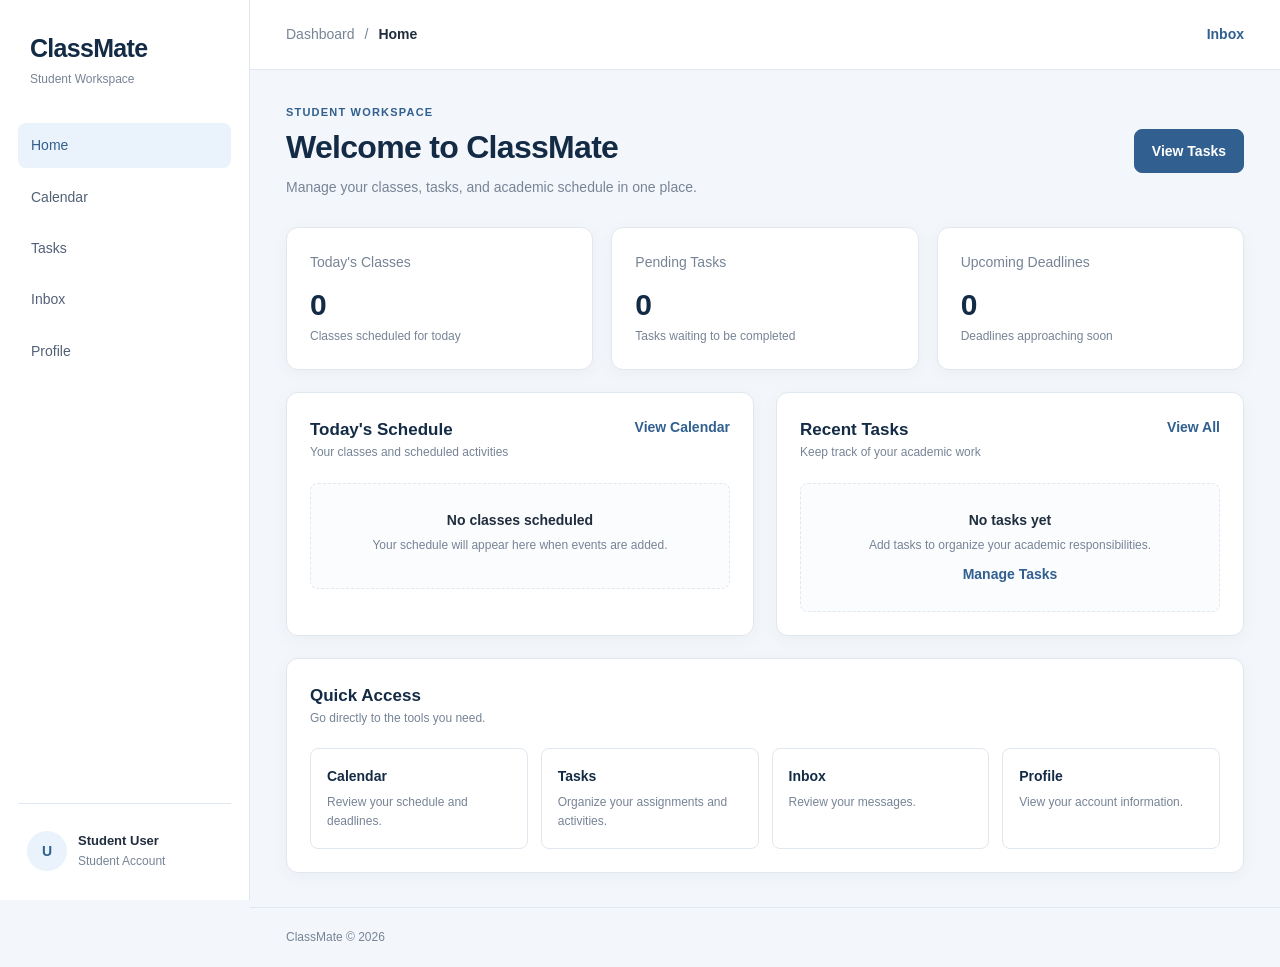
<file: pages/index.html>
<!DOCTYPE html>
<html lang="en">
<head>
    <meta charset="UTF-8">
    <meta name="viewport" content="width=device-width, initial-scale=1.0">
    <title>ClassMate | Home</title>
    <link rel="stylesheet" href="../css/style.css">
</head>
<body>
    <div class="dashboard-container">
        <aside class="sidebar">
            <div class="sidebar-header">
                <a href="index.html" class="brand">
                    ClassMate
                    <span>Student Workspace</span>
                </a>
            </div>

            <nav class="sidebar-nav" aria-label="Main Navigation">
                <a href="index.html" class="nav-link active">Home</a>
                <a href="calendar.html" class="nav-link">Calendar</a>
                <a href="tasks.html" class="nav-link">Tasks</a>
                <a href="inbox.html" class="nav-link">Inbox</a>
                <a href="profile.html" class="nav-link">Profile</a>
            </nav>

            <div class="sidebar-footer">
                <a href="profile.html" class="user-profile">
                    <div class="user-avatar">U</div>
                    <div class="user-details">
                        <strong>Student User</strong>
                        <small>Student Account</small>
                    </div>
                </a>
            </div>
        </aside>

        <main class="main-content">
            <header class="topbar">
                <div class="breadcrumb">
                    <span>Dashboard</span>
                    <span>/</span>
                    <strong>Home</strong>
                </div>
                <a href="inbox.html" class="topbar-link">Inbox</a>
            </header>

            <section class="dashboard-content">
                <div class="welcome-section">
                    <div>
                        <p class="section-label">STUDENT WORKSPACE</p>
                        <h1>Welcome to ClassMate</h1>
                        <p class="welcome-description">
                            Manage your classes, tasks, and academic schedule in one place.
                        </p>
                    </div>
                    <a href="tasks.html" class="primary-button">View Tasks</a>
                </div>

                <section class="summary-grid">
                    <article class="summary-card">
                        <span class="summary-label">Today's Classes</span>
                        <h2>0</h2>
                        <p>Classes scheduled for today</p>
                    </article>

                    <article class="summary-card">
                        <span class="summary-label">Pending Tasks</span>
                        <h2>0</h2>
                        <p>Tasks waiting to be completed</p>
                    </article>

                    <article class="summary-card">
                        <span class="summary-label">Upcoming Deadlines</span>
                        <h2>0</h2>
                        <p>Deadlines approaching soon</p>
                    </article>
                </section>

                <section class="content-grid">
                    <article class="content-card">
                        <div class="card-header">
                            <div>
                                <h2>Today's Schedule</h2>
                                <p>Your classes and scheduled activities</p>
                            </div>
                            <a href="calendar.html" class="text-link">View Calendar</a>
                        </div>

                        <div class="empty-state">
                            <h3>No classes scheduled</h3>
                            <p>Your schedule will appear here when events are added.</p>
                        </div>
                    </article>

                    <article class="content-card">
                        <div class="card-header">
                            <div>
                                <h2>Recent Tasks</h2>
                                <p>Keep track of your academic work</p>
                            </div>
                            <a href="tasks.html" class="text-link">View All</a>
                        </div>

                        <div class="empty-state">
                            <h3>No tasks yet</h3>
                            <p>Add tasks to organize your academic responsibilities.</p>
                            <a href="tasks.html" class="text-link">Manage Tasks</a>
                        </div>
                    </article>
                </section>

                <section class="content-card">
                    <div class="card-header">
                        <div>
                            <h2>Quick Access</h2>
                            <p>Go directly to the tools you need.</p>
                        </div>
                    </div>

                    <div class="quick-access-grid">
                        <a href="calendar.html" class="quick-access-item">
                            <strong>Calendar</strong>
                            <span>Review your schedule and deadlines.</span>
                        </a>

                        <a href="tasks.html" class="quick-access-item">
                            <strong>Tasks</strong>
                            <span>Organize your assignments and activities.</span>
                        </a>

                        <a href="inbox.html" class="quick-access-item">
                            <strong>Inbox</strong>
                            <span>Review your messages.</span>
                        </a>

                        <a href="profile.html" class="quick-access-item">
                            <strong>Profile</strong>
                            <span>View your account information.</span>
                        </a>
                    </div>
                </section>
            </section>

            <footer class="dashboard-footer">
                <p>ClassMate &copy; 2026</p>
            </footer>
        </main>
    </div>
</body>
</html>
</file>
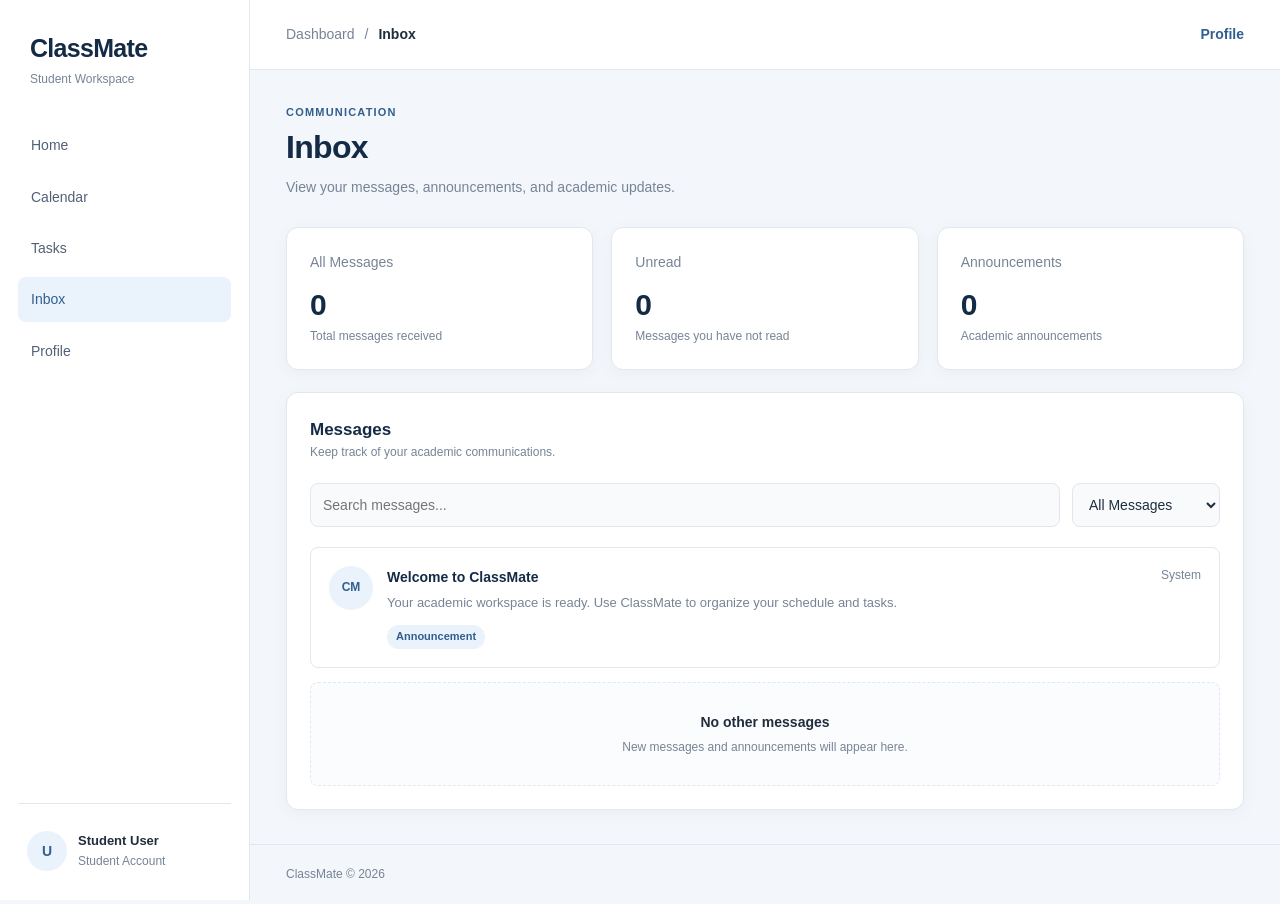
<file: pages/inbox.html>
<!DOCTYPE html>
<html lang="en">
<head>
    <meta charset="UTF-8">
    <meta name="viewport" content="width=device-width, initial-scale=1.0">
    <title>ClassMate | Inbox</title>
    <link rel="stylesheet" href="../css/inbox.css">
</head>
<body>
    <div class="dashboard-container">

        <!-- Sidebar -->
        <aside class="sidebar">
            <div class="sidebar-header">
                <a href="home.html" class="brand">
                    ClassMate
                    <span>Student Workspace</span>
                </a>
            </div>

            <nav class="sidebar-nav" aria-label="Main Navigation">
                <a href="index.html" class="nav-link">Home</a>
                <a href="calendar.html" class="nav-link">Calendar</a>
                <a href="tasks.html" class="nav-link">Tasks</a>
                <a href="inbox.html" class="nav-link active">Inbox</a>
                <a href="profile.html" class="nav-link">Profile</a>
            </nav>

            <div class="sidebar-footer">
                <a href="profile.html" class="user-profile">
                    <div class="user-avatar">U</div>
                    <div class="user-details">
                        <strong>Student User</strong>
                        <small>Student Account</small>
                    </div>
                </a>
            </div>
        </aside>

        <!-- Main Content -->
        <main class="main-content">
            <header class="topbar">
                <div class="breadcrumb">
                    <span>Dashboard</span>
                    <span>/</span>
                    <strong>Inbox</strong>
                </div>
                <a href="profile.html" class="topbar-link">Profile</a>
            </header>

            <section class="dashboard-content">

                <!-- Page Heading -->
                <div class="welcome-section">
                    <div>
                        <p class="section-label">COMMUNICATION</p>
                        <h1>Inbox</h1>
                        <p class="welcome-description">
                            View your messages, announcements, and academic updates.
                        </p>
                    </div>
                </div>

                <!-- Inbox Summary -->
                <section class="summary-grid">
                    <article class="summary-card">
                        <span class="summary-label">All Messages</span>
                        <h2>0</h2>
                        <p>Total messages received</p>
                    </article>

                    <article class="summary-card">
                        <span class="summary-label">Unread</span>
                        <h2>0</h2>
                        <p>Messages you have not read</p>
                    </article>

                    <article class="summary-card">
                        <span class="summary-label">Announcements</span>
                        <h2>0</h2>
                        <p>Academic announcements</p>
                    </article>
                </section>

                <!-- Inbox Content -->
                <section class="content-card">
                    <div class="card-header">
                        <div>
                            <h2>Messages</h2>
                            <p>Keep track of your academic communications.</p>
                        </div>
                    </div>

                    <div class="inbox-toolbar">
                        <input
                            type="search"
                            name="message-search"
                            placeholder="Search messages..."
                            aria-label="Search messages"
                        >

                        <select name="message-filter" aria-label="Filter messages">
                            <option value="all">All Messages</option>
                            <option value="unread">Unread</option>
                            <option value="read">Read</option>
                            <option value="announcement">Announcements</option>
                        </select>
                    </div>

                    <div class="message-list">
                        <article class="message-item">
                            <div class="message-avatar">CM</div>
                            <div class="message-content">
                                <div class="message-heading">
                                    <h3>Welcome to ClassMate</h3>
                                    <span class="message-date">System</span>
                                </div>
                                <p>
                                    Your academic workspace is ready. Use ClassMate
                                    to organize your schedule and tasks.
                                </p>
                                <span class="message-category">Announcement</span>
                            </div>
                        </article>

                        <div class="empty-state">
                            <h3>No other messages</h3>
                            <p>
                                New messages and announcements will appear here.
                            </p>
                        </div>
                    </div>
                </section>

            </section>

            <footer class="dashboard-footer">
                <p>ClassMate &copy; 2026</p>
            </footer>
        </main>
    </div>
</body>
</html>
</file>
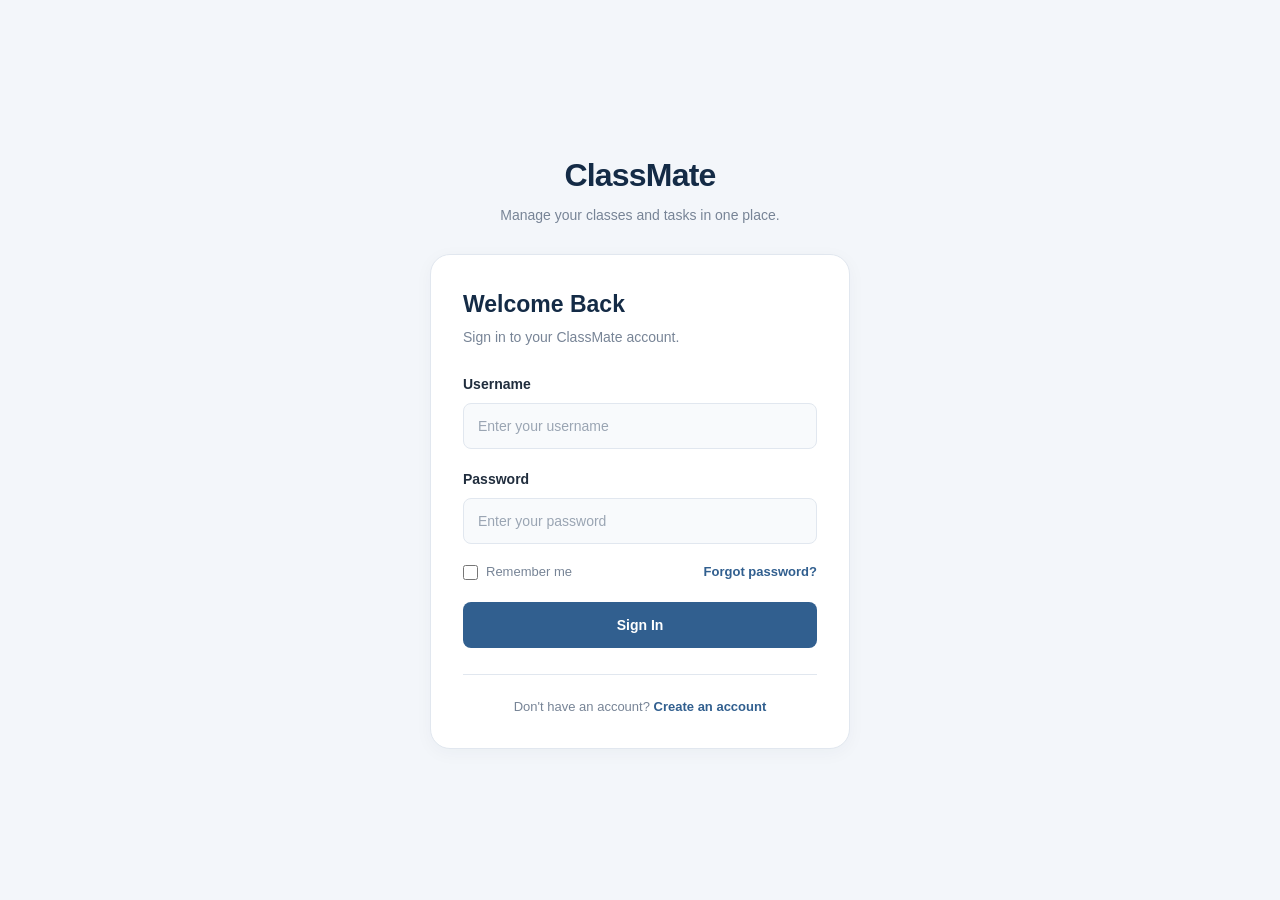
<file: pages/login.html>
<!DOCTYPE html>
<html lang="en">
<head>
    <meta charset="UTF-8">
    <meta name="viewport" content="width=device-width, initial-scale=1.0">

    <title>Sign in | ClassMate</title>
    <link rel="stylesheet" href="../css/login.css">
</head>
<body>

    <!-- Login page -->
    <main class="page">

        <section class="login-container">

            <!-- Brand section -->
            <header class="brand-section">
                <h1>ClassMate</h1>
                <p>Manage your classes and tasks in one place.</p>
            </header>

            <!-- Login form card -->
            <section class="login-card">

                <header class="login-header">
                    <h2>Welcome Back</h2>
                    <p>Sign in to your ClassMate account.</p>
                </header>

                <form id="login-form" action="#" method="post">

                    <!-- Username -->
                    <div class="form-group">
                        <label for="username">Username</label>
                        <input
                            type="text"
                            id="username"
                            name="username"
                            placeholder="Enter your username"
                            autocomplete="username"
                            required
                        >
                    </div>

                    <!-- Password -->
                    <div class="form-group">
                        <label for="password">Password</label>
                        <input
                            type="password"
                            id="password"
                            name="password"
                            placeholder="Enter your password"
                            autocomplete="current-password"
                            required
                        >
                    </div>

                    <!-- Remember me and forgot password -->
                    <div class="form-options">
                        <label class="remember-me">
                            <input
                                type="checkbox"
                                id="remember-me"
                                name="remember-me"
                            >
                            <span>Remember me</span>
                        </label>

                        <a href="forgot-password.html" class="forgot-password">
                            Forgot password?
                        </a>
                    </div>

                    <!-- Submit button -->
                    <button type="submit" class="login-button">
                        Sign In
                    </button>

                </form>

                <!-- Registration link -->
                <p class="register-text">
                    Don't have an account?
                    <a href="register.html">Create an account</a>
                </p>

            </section>

        </section>

    </main>

</body>
</html>
</file>
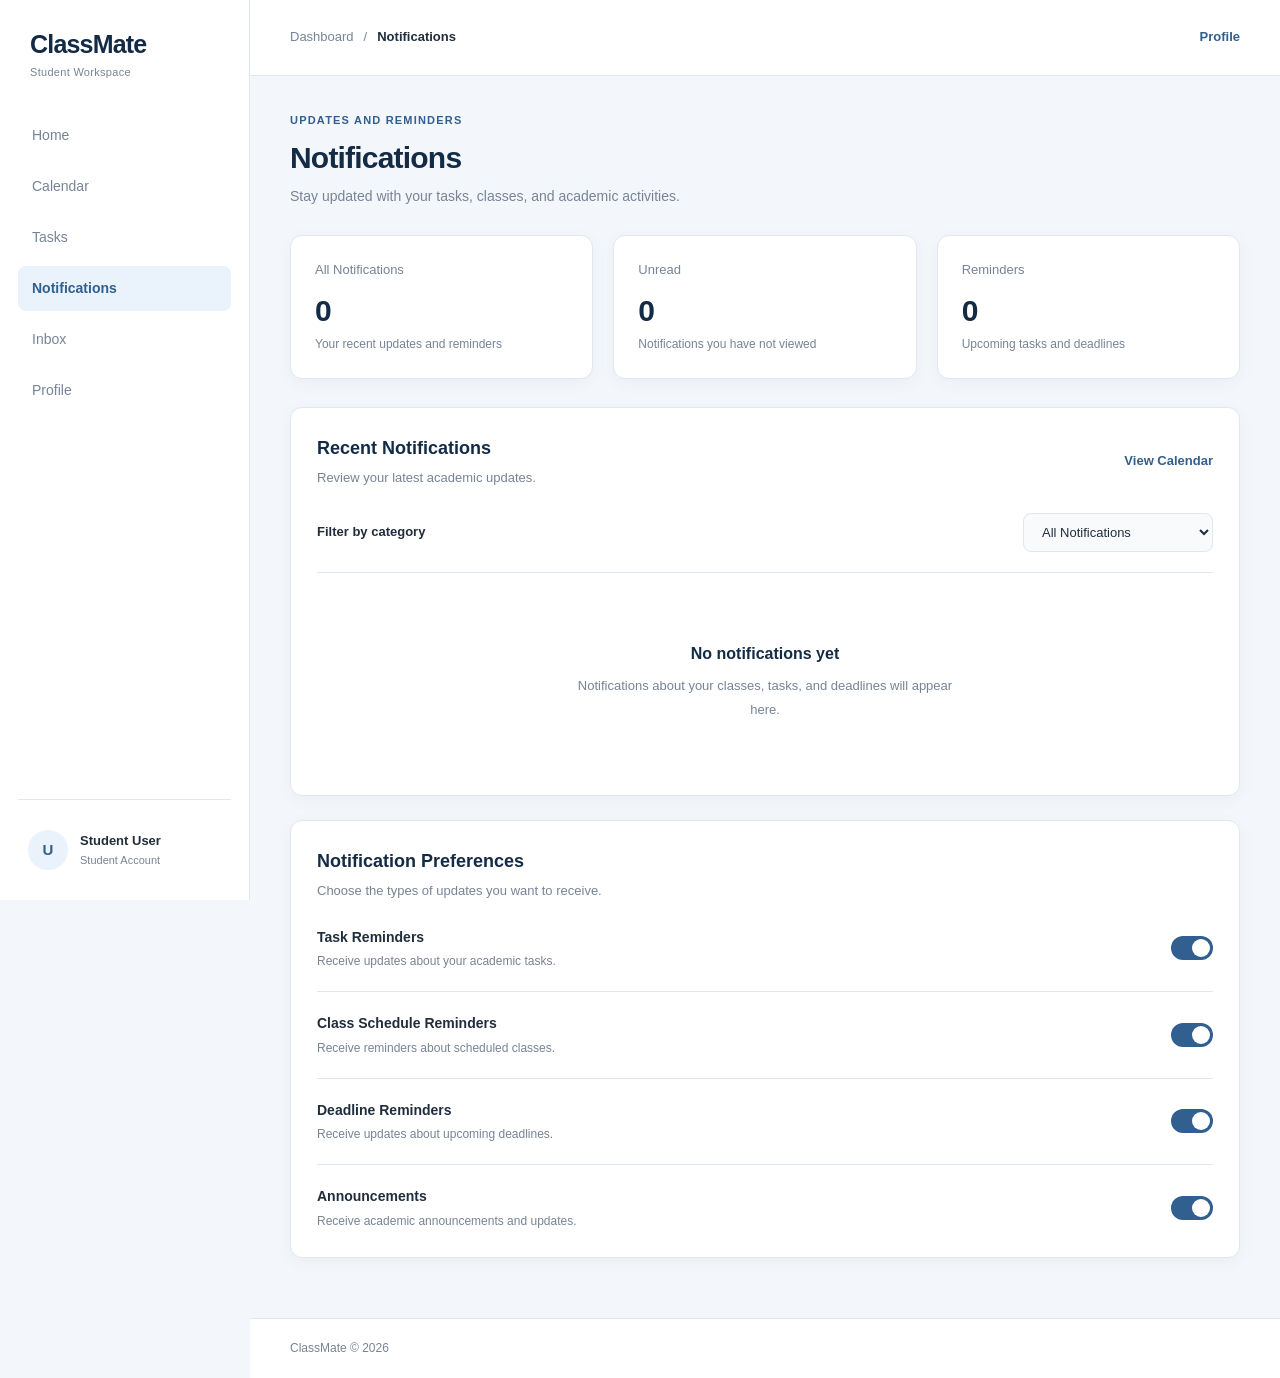
<file: pages/notification.html>
<!DOCTYPE html>
<html lang="en">
<head>
    <meta charset="UTF-8">
    <meta name="viewport" content="width=device-width, initial-scale=1.0">
    <title>ClassMate | Notifications</title>
    <link rel="stylesheet" href="../css/notification.css">
</head>
<body>
    <div class="dashboard-container">

        <!-- Sidebar -->
        <aside class="sidebar">
            <div class="sidebar-header">
                <a href="home.html" class="brand">
                    ClassMate
                    <span>Student Workspace</span>
                </a>
            </div>

            <nav class="sidebar-nav" aria-label="Main Navigation">
                <a href="index.html" class="nav-link">Home</a>
                <a href="calendar.html" class="nav-link">Calendar</a>
                <a href="tasks.html" class="nav-link">Tasks</a>
                <a href="notification.html" class="nav-link active" aria-current="page">Notifications</a>
                <a href="inbox.html" class="nav-link">Inbox</a>
                <a href="profile.html" class="nav-link">Profile</a>
            </nav>

            <div class="sidebar-footer">
                <a href="profile.html" class="user-profile">
                    <div class="user-avatar">U</div>
                    <div class="user-details">
                        <strong>Student User</strong>
                        <small>Student Account</small>
                    </div>
                </a>
            </div>
        </aside>

        <!-- Main Content -->
        <main class="main-content">

            <!-- Top Navigation -->
            <header class="topbar">
                <div class="breadcrumb">
                    <span>Dashboard</span>
                    <span>/</span>
                    <strong>Notifications</strong>
                </div>

                <a href="profile.html" class="topbar-link">Profile</a>
            </header>

            <!-- Notification Content -->
            <section class="dashboard-content">

                <!-- Page Heading -->
                <div class="welcome-section">
                    <div>
                        <p class="section-label">UPDATES AND REMINDERS</p>
                        <h1>Notifications</h1>
                        <p class="welcome-description">
                            Stay updated with your tasks, classes, and academic activities.
                        </p>
                    </div>
                </div>

                <!-- Notification Summary -->
                <section class="summary-grid">
                    <article class="summary-card">
                        <span class="summary-label">All Notifications</span>
                        <h2>0</h2>
                        <p>Your recent updates and reminders</p>
                    </article>

                    <article class="summary-card">
                        <span class="summary-label">Unread</span>
                        <h2>0</h2>
                        <p>Notifications you have not viewed</p>
                    </article>

                    <article class="summary-card">
                        <span class="summary-label">Reminders</span>
                        <h2>0</h2>
                        <p>Upcoming tasks and deadlines</p>
                    </article>
                </section>

                <!-- Notification List -->
                <section class="content-card">
                    <div class="card-header">
                        <div>
                            <h2>Recent Notifications</h2>
                            <p>Review your latest academic updates.</p>
                        </div>

                        <a href="calendar.html" class="text-link">
                            View Calendar
                        </a>
                    </div>

                    <!-- Notification Filters -->
                    <div class="notification-toolbar">
                        <label for="notification-filter">Filter by category</label>

                        <select id="notification-filter" name="notification-filter">
                            <option value="all">All Notifications</option>
                            <option value="task">Tasks</option>
                            <option value="class">Classes</option>
                            <option value="deadline">Deadlines</option>
                            <option value="announcement">Announcements</option>
                        </select>
                    </div>

                    <!-- Empty Notification State -->
                    <div class="notification-list">

                        <div class="empty-state">
                            <h3>No notifications yet</h3>
                            <p>
                                Notifications about your classes, tasks, and deadlines
                                will appear here.
                            </p>
                        </div>

                    </div>
                </section>

                <!-- Notification Preferences -->
                <section class="content-card">
                    <div class="card-header">
                        <div>
                            <h2>Notification Preferences</h2>
                            <p>Choose the types of updates you want to receive.</p>
                        </div>
                    </div>

                    <div class="preference-list">

                        <div class="preference-item">
                            <div class="preference-details">
                                <h3>Task Reminders</h3>
                                <p>Receive updates about your academic tasks.</p>
                            </div>

                            <label class="toggle-switch">
                                <input
                                    type="checkbox"
                                    name="task-reminders"
                                    checked
                                >
                                <span class="toggle-slider"></span>
                            </label>
                        </div>

                        <div class="preference-item">
                            <div class="preference-details">
                                <h3>Class Schedule Reminders</h3>
                                <p>Receive reminders about scheduled classes.</p>
                            </div>

                            <label class="toggle-switch">
                                <input
                                    type="checkbox"
                                    name="class-reminders"
                                    checked
                                >
                                <span class="toggle-slider"></span>
                            </label>
                        </div>

                        <div class="preference-item">
                            <div class="preference-details">
                                <h3>Deadline Reminders</h3>
                                <p>Receive updates about upcoming deadlines.</p>
                            </div>

                            <label class="toggle-switch">
                                <input
                                    type="checkbox"
                                    name="deadline-reminders"
                                    checked
                                >
                                <span class="toggle-slider"></span>
                            </label>
                        </div>

                        <div class="preference-item">
                            <div class="preference-details">
                                <h3>Announcements</h3>
                                <p>Receive academic announcements and updates.</p>
                            </div>

                            <label class="toggle-switch">
                                <input
                                    type="checkbox"
                                    name="announcements"
                                    checked
                                >
                                <span class="toggle-slider"></span>
                            </label>
                        </div>

                    </div>
                </section>

            </section>

            <!-- Footer -->
            <footer class="dashboard-footer">
                <p>ClassMate &copy; 2026</p>
            </footer>

        </main>
    </div>
</body>
</html>
</file>
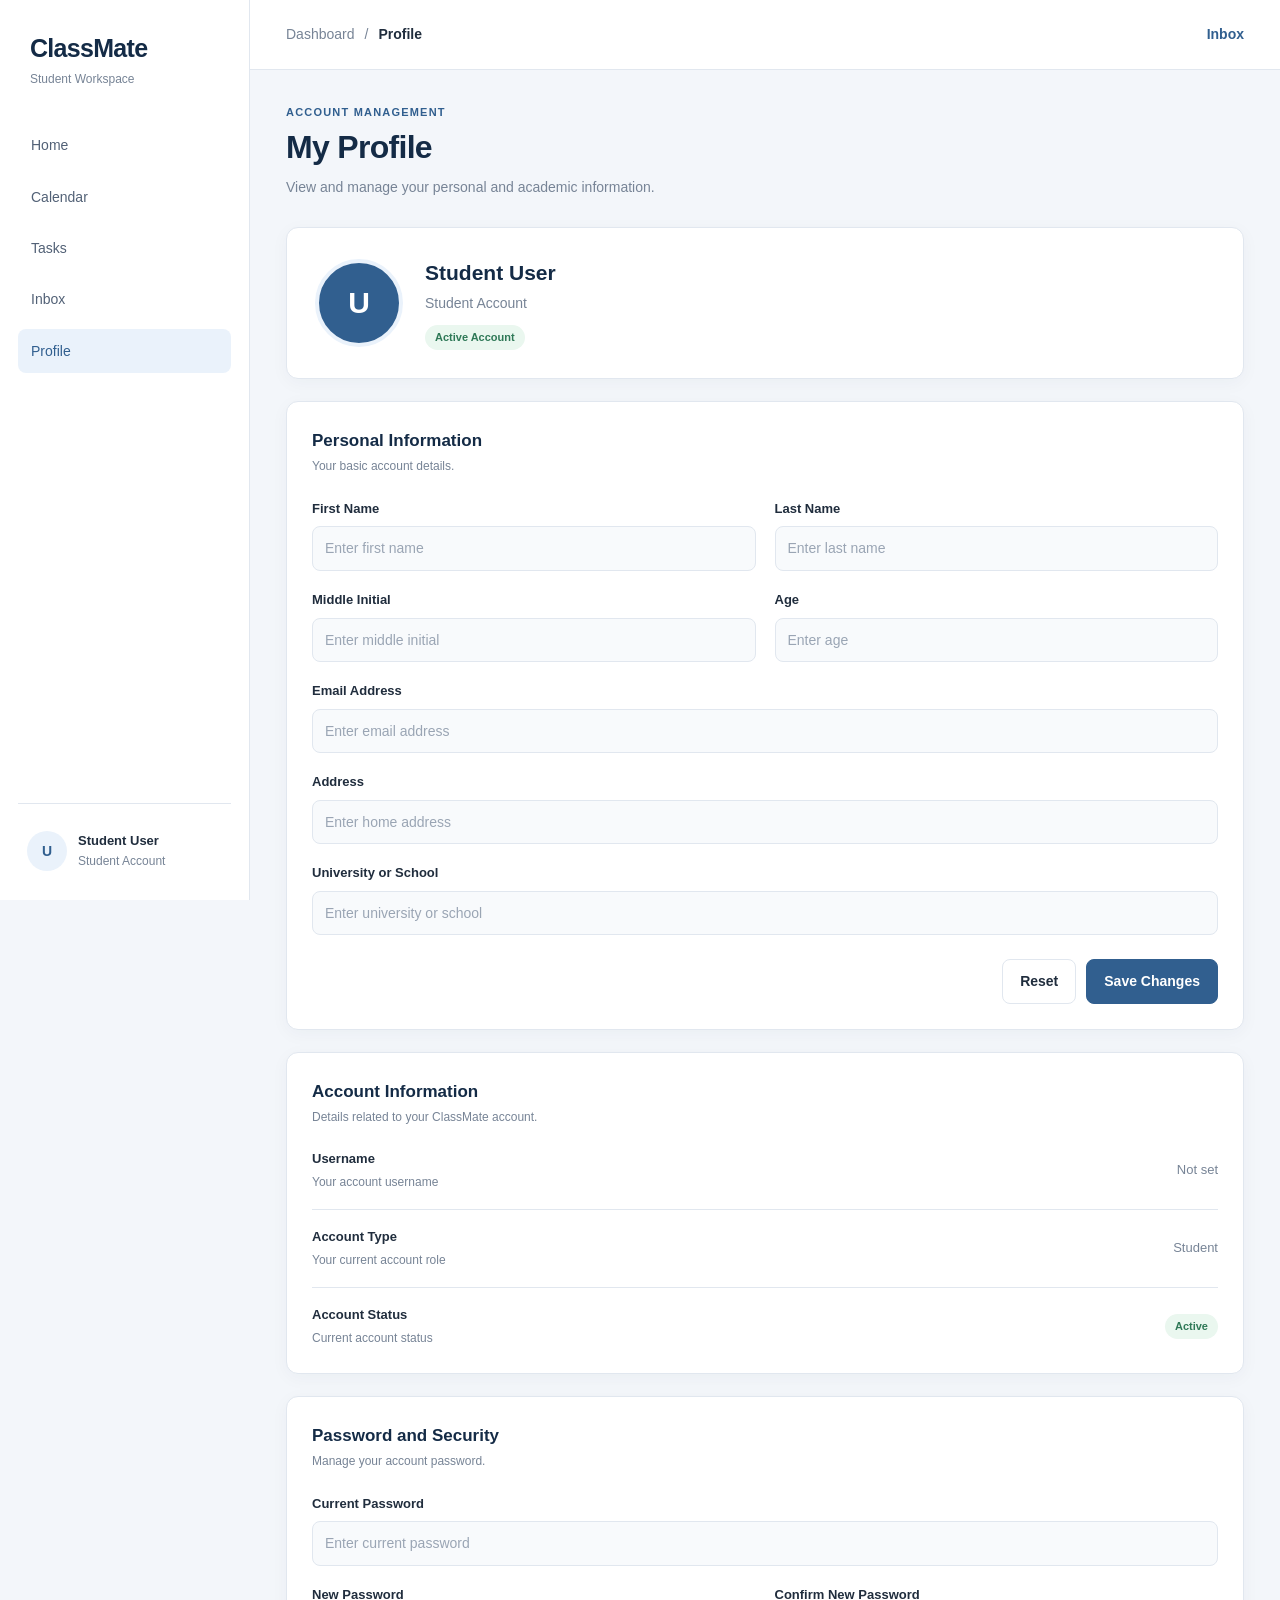
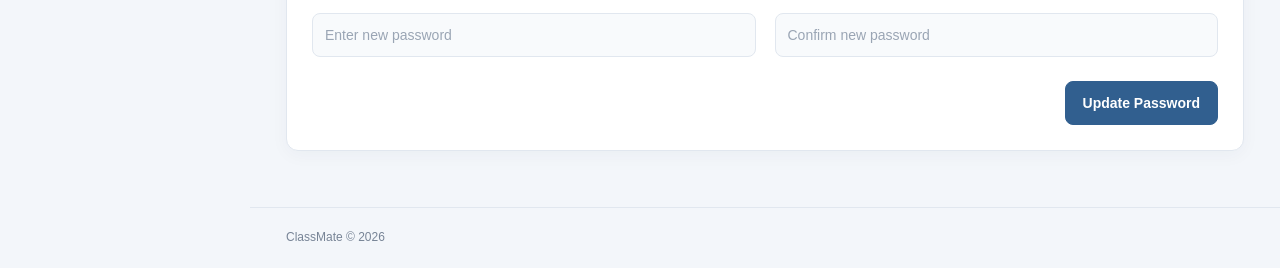
<file: pages/profile.html>
<!DOCTYPE html>
<html lang="en">
<head>
    <meta charset="UTF-8">
    <meta name="viewport" content="width=device-width, initial-scale=1.0">
    <title>ClassMate | Profile</title>
    <link rel="stylesheet" href="../css/profile.css">
</head>
<body>
    <div class="dashboard-container">

        <!-- Sidebar -->
        <aside class="sidebar">
            <div class="sidebar-header">
                <a href="home.html" class="brand">
                    ClassMate
                    <span>Student Workspace</span>
                </a>
            </div>

            <nav class="sidebar-nav" aria-label="Main Navigation">
                <a href="index.html" class="nav-link">Home</a>
                <a href="calendar.html" class="nav-link">Calendar</a>
                <a href="tasks.html" class="nav-link">Tasks</a>
                <a href="inbox.html" class="nav-link">Inbox</a>
                <a href="profile.html" class="nav-link active">Profile</a>
            </nav>

            <div class="sidebar-footer">
                <a href="profile.html" class="user-profile">
                    <div class="user-avatar">U</div>
                    <div class="user-details">
                        <strong>Student User</strong>
                        <small>Student Account</small>
                    </div>
                </a>
            </div>
        </aside>

        <!-- Main Content -->
        <main class="main-content">
            <header class="topbar">
                <div class="breadcrumb">
                    <span>Dashboard</span>
                    <span>/</span>
                    <strong>Profile</strong>
                </div>
                <a href="inbox.html" class="topbar-link">Inbox</a>
            </header>

            <section class="dashboard-content">

                <!-- Page Heading -->
                <div class="welcome-section">
                    <div>
                        <p class="section-label">ACCOUNT MANAGEMENT</p>
                        <h1>My Profile</h1>
                        <p class="welcome-description">
                            View and manage your personal and academic information.
                        </p>
                    </div>
                </div>

                <!-- Profile Overview -->
                <section class="profile-overview">
                    <div class="profile-avatar">U</div>

                    <div class="profile-overview-details">
                        <h2>Student User</h2>
                        <p>Student Account</p>
                        <span class="account-status">Active Account</span>
                    </div>
                </section>

                <!-- Personal Information -->
                <section class="content-card">
                    <div class="card-header">
                        <div>
                            <h2>Personal Information</h2>
                            <p>Your basic account details.</p>
                        </div>
                    </div>

                    <form action="#" method="get" class="profile-form">
                        <div class="form-group">
                            <label for="first-name">First Name</label>
                            <input
                                type="text"
                                id="first-name"
                                name="first-name"
                                placeholder="Enter first name"
                                required
                            >
                        </div>

                        <div class="form-group">
                            <label for="last-name">Last Name</label>
                            <input
                                type="text"
                                id="last-name"
                                name="last-name"
                                placeholder="Enter last name"
                                required
                            >
                        </div>

                        <div class="form-group">
                            <label for="middle-initial">Middle Initial</label>
                            <input
                                type="text"
                                id="middle-initial"
                                name="middle-initial"
                                placeholder="Enter middle initial"
                                maxlength="5"
                            >
                        </div>

                        <div class="form-group">
                            <label for="age">Age</label>
                            <input
                                type="number"
                                id="age"
                                name="age"
                                min="18"
                                max="65"
                                placeholder="Enter age"
                            >
                        </div>

                        <div class="form-group full-width">
                            <label for="email">Email Address</label>
                            <input
                                type="email"
                                id="email"
                                name="email"
                                placeholder="Enter email address"
                                required
                            >
                        </div>

                        <div class="form-group full-width">
                            <label for="address">Address</label>
                            <input
                                type="text"
                                id="address"
                                name="address"
                                placeholder="Enter home address"
                            >
                        </div>

                        <div class="form-group full-width">
                            <label for="school">University or School</label>
                            <input
                                type="text"
                                id="school"
                                name="school"
                                placeholder="Enter university or school"
                            >
                        </div>

                        <div class="form-actions full-width">
                            <button type="reset" class="secondary-button">
                                Reset
                            </button>
                            <button type="submit" class="primary-button">
                                Save Changes
                            </button>
                        </div>
                    </form>
                </section>

                <!-- Account Information -->
                <section class="content-card">
                    <div class="card-header">
                        <div>
                            <h2>Account Information</h2>
                            <p>Details related to your ClassMate account.</p>
                        </div>
                    </div>

                    <div class="account-information">
                        <div class="information-row">
                            <div>
                                <h3>Username</h3>
                                <p>Your account username</p>
                            </div>
                            <span>Not set</span>
                        </div>

                        <div class="information-row">
                            <div>
                                <h3>Account Type</h3>
                                <p>Your current account role</p>
                            </div>
                            <span>Student</span>
                        </div>

                        <div class="information-row">
                            <div>
                                <h3>Account Status</h3>
                                <p>Current account status</p>
                            </div>
                            <span class="status-active">Active</span>
                        </div>
                    </div>
                </section>

                <!-- Password Section -->
                <section class="content-card">
                    <div class="card-header">
                        <div>
                            <h2>Password and Security</h2>
                            <p>Manage your account password.</p>
                        </div>
                    </div>

                    <form action="#" method="get" class="profile-form">
                        <div class="form-group full-width">
                            <label for="current-password">Current Password</label>
                            <input
                                type="password"
                                id="current-password"
                                name="current-password"
                                placeholder="Enter current password"
                                autocomplete="current-password"
                            >
                        </div>

                        <div class="form-group">
                            <label for="new-password">New Password</label>
                            <input
                                type="password"
                                id="new-password"
                                name="new-password"
                                placeholder="Enter new password"
                                autocomplete="new-password"
                            >
                        </div>

                        <div class="form-group">
                            <label for="confirm-password">Confirm New Password</label>
                            <input
                                type="password"
                                id="confirm-password"
                                name="confirm-password"
                                placeholder="Confirm new password"
                                autocomplete="new-password"
                            >
                        </div>

                        <div class="form-actions full-width">
                            <button type="submit" class="primary-button">
                                Update Password
                            </button>
                        </div>
                    </form>
                </section>

            </section>

            <footer class="dashboard-footer">
                <p>ClassMate &copy; 2026</p>
            </footer>
        </main>
    </div>
</body>
</html>
</file>
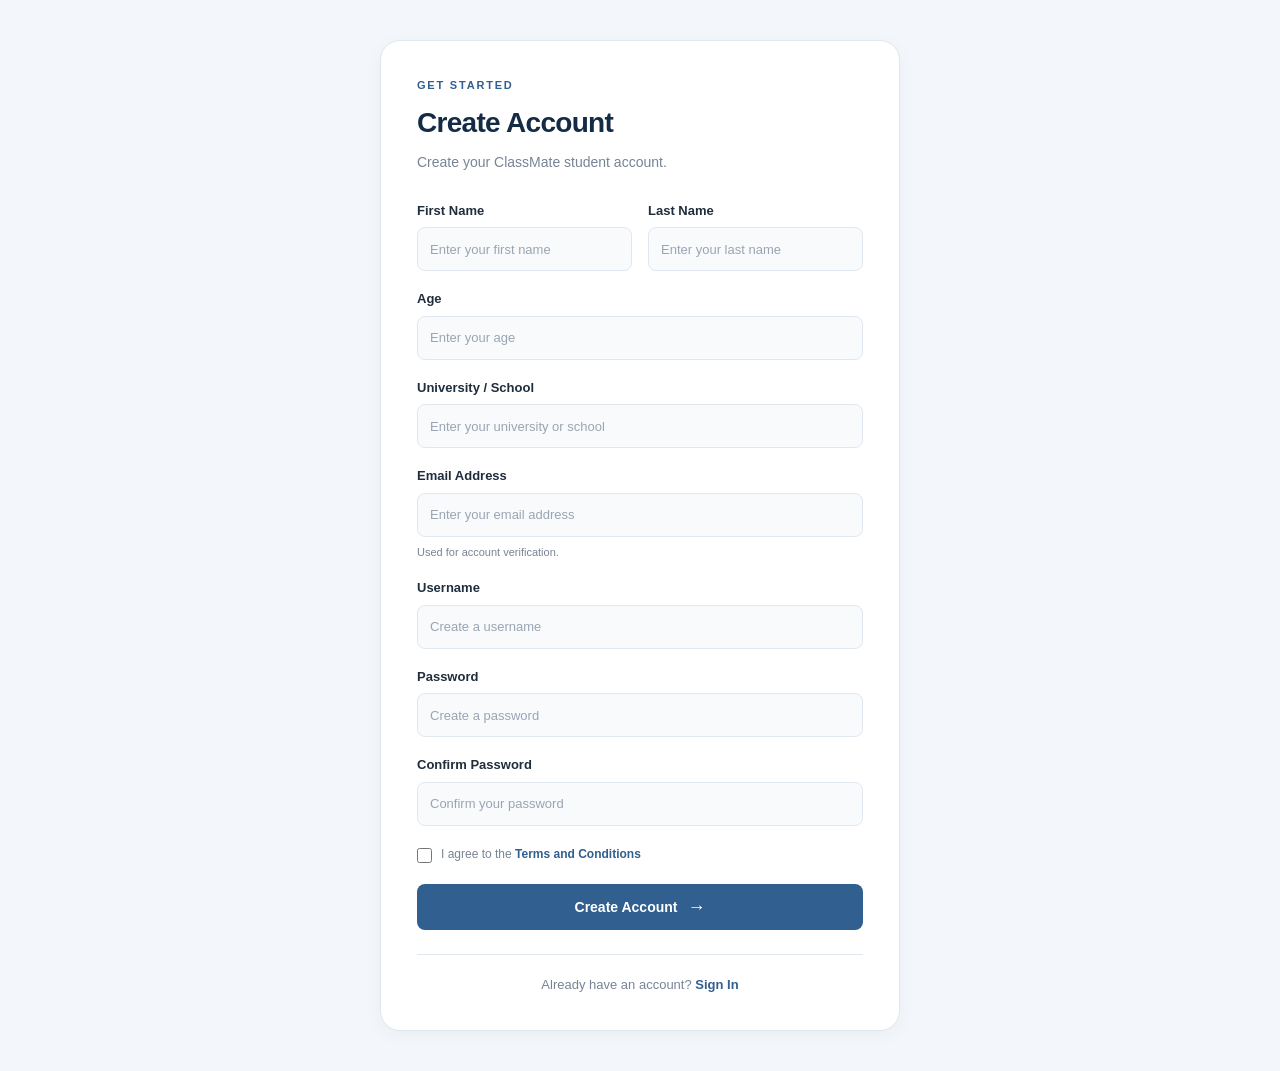
<file: pages/register.html>
<!DOCTYPE html>
<html lang="en">
<head>
    <meta charset="UTF-8">
    <meta name="viewport" content="width=device-width, initial-scale=1.0">

    <title>ClassMate | Create Account</title>
    <link rel="stylesheet" href="../css/register.css">
</head>
<body>

    <!-- Main page wrapper -->
    <div id="page">

        <!-- Main registration content -->
        <main id="main-content">

            <section id="registration-section">

                <!-- Registration heading -->
                <header id="registration-heading">
                    <p id="registration-label">GET STARTED</p>
                    <h1 id="registration-title">Create Account</h1>

                    <p id="registration-description">
                        Create your ClassMate student account.
                    </p>
                </header>

                <!-- Registration form -->
                <form id="registration-form" action="#" method="post">

                    <!-- Personal information -->
                    <div id="personal-information">

                        <div id="first-name-group" class="form-group">
                            <label for="first-name">First Name</label>
                            <input
                                type="text"
                                id="first-name"
                                name="first-name"
                                placeholder="Enter your first name"
                                autocomplete="given-name"
                                required
                            >
                        </div>

                        <div id="last-name-group" class="form-group">
                            <label for="last-name">Last Name</label>
                            <input
                                type="text"
                                id="last-name"
                                name="last-name"
                                placeholder="Enter your last name"
                                autocomplete="family-name"
                                required
                            >
                        </div>

                    </div>

                    <!-- Age -->
                    <div id="age-group" class="form-group">
                        <label for="age">Age</label>
                        <input
                            type="number"
                            id="age"
                            name="age"
                            min="18"
                            max="65"
                            placeholder="Enter your age"
                            required
                        >
                    </div>

                    <!-- University or school -->
                    <div id="school-group" class="form-group">
                        <label for="school">University / School</label>
                        <input
                            type="text"
                            id="school"
                            name="school"
                            placeholder="Enter your university or school"
                            autocomplete="organization"
                            required
                        >
                    </div>

                    <!-- Email address -->
                    <div id="email-group" class="form-group">
                        <label for="email">Email Address</label>
                        <input
                            type="email"
                            id="email"
                            name="email"
                            placeholder="Enter your email address"
                            autocomplete="email"
                            required
                        >
                        <p id="email-description">
                            Used for account verification.
                        </p>
                    </div>

                    <!-- Username -->
                    <div id="username-group" class="form-group">
                        <label for="username">Username</label>
                        <input
                            type="text"
                            id="username"
                            name="username"
                            placeholder="Create a username"
                            autocomplete="username"
                            required
                        >
                    </div>

                    <!-- Password -->
                    <div id="password-group" class="form-group">
                        <label for="password">Password</label>
                        <input
                            type="password"
                            id="password"
                            name="password"
                            placeholder="Create a password"
                            autocomplete="new-password"
                            required
                        >
                    </div>

                    <!-- Confirm password -->
                    <div id="confirm-password-group" class="form-group">
                        <label for="confirm-password">Confirm Password</label>
                        <input
                            type="password"
                            id="confirm-password"
                            name="confirm-password"
                            placeholder="Confirm your password"
                            autocomplete="new-password"
                            required
                        >
                    </div>

                    <!-- Terms and conditions -->
                    <div id="terms-conditions-group">
                        <input
                            type="checkbox"
                            id="terms-conditions"
                            name="terms-conditions"
                            required
                        >

                        <label for="terms-conditions">
                            I agree to the
                            <a id="terms-link" href="#">
                                Terms and Conditions
                            </a>
                        </label>
                    </div>

                    <!-- Registration button -->
                    <div id="registration-actions">
                        <button id="register-button" type="submit">
                            <span>Create Account</span>
                            <span id="button-arrow" aria-hidden="true">→</span>
                        </button>
                    </div>

                </form>

                <!-- Sign-in link -->
                <div id="login-link-section">
                    <p>
                        Already have an account?
                        <a id="login-link" href="login.html">Sign In</a>
                    </p>
                </div>

            </section>

        </main>

    </div>

</body>
</html>
</file>
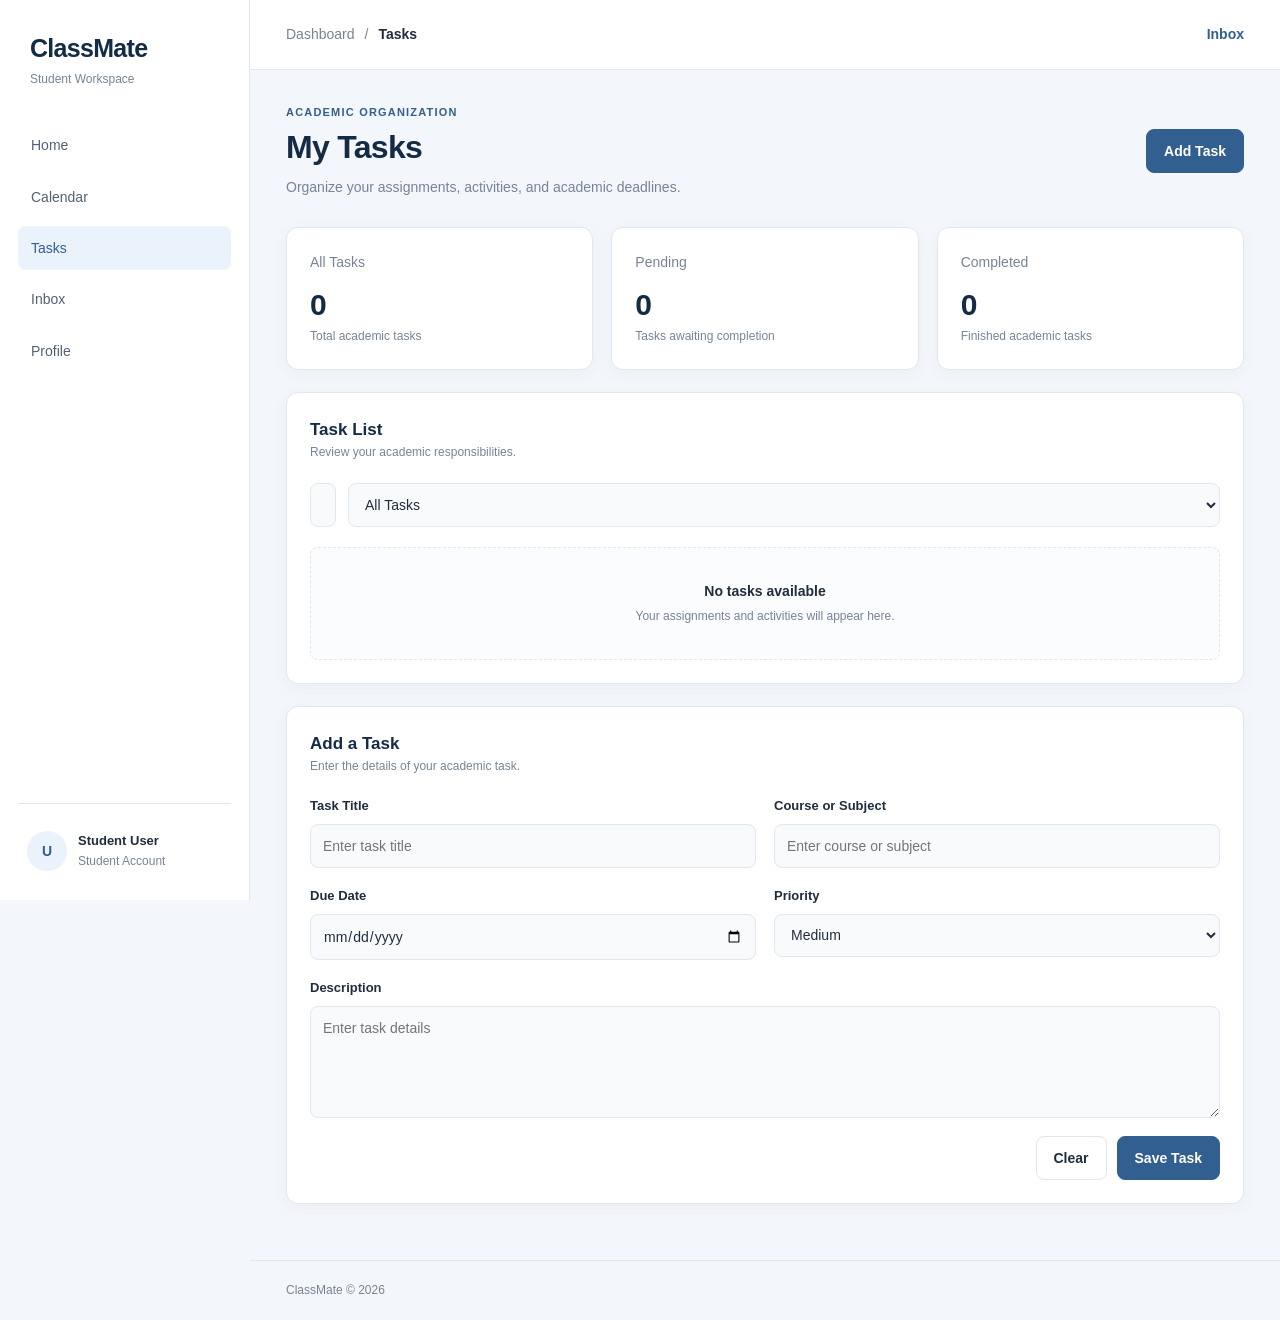
<file: pages/tasks.html>
<!DOCTYPE html>
<html lang="en">
<head>
    <meta charset="UTF-8">
    <meta name="viewport" content="width=device-width, initial-scale=1.0">
    <title>ClassMate | Tasks</title>
    <link rel="stylesheet" href="../css/tasks.css">
</head>
<body>
    <div class="dashboard-container">

        <!-- Sidebar -->
        <aside class="sidebar">
            <div class="sidebar-header">
                <a href="home.html" class="brand">
                    ClassMate
                    <span>Student Workspace</span>
                </a>
            </div>

            <nav class="sidebar-nav">
                <a href="index.html" class="nav-link">Home</a>
                <a href="calendar.html" class="nav-link">Calendar</a>
                <a href="tasks.html" class="nav-link active">Tasks</a>
                <a href="inbox.html" class="nav-link">Inbox</a>
                <a href="profile.html" class="nav-link">Profile</a>
            </nav>

            <div class="sidebar-footer">
                <a href="profile.html" class="user-profile">
                    <div class="user-avatar">U</div>
                    <div class="user-details">
                        <strong>Student User</strong>
                        <small>Student Account</small>
                    </div>
                </a>
            </div>
        </aside>

        <!-- Main Content -->
        <main class="main-content">
            <header class="topbar">
                <div class="breadcrumb">
                    <span>Dashboard</span>
                    <span>/</span>
                    <strong>Tasks</strong>
                </div>
                <a href="inbox.html" class="topbar-link">Inbox</a>
            </header>

            <section class="dashboard-content">
                <div class="welcome-section">
                    <div>
                        <p class="section-label">ACADEMIC ORGANIZATION</p>
                        <h1>My Tasks</h1>
                        <p class="welcome-description">
                            Organize your assignments, activities, and academic deadlines.
                        </p>
                    </div>

                    <a href="#add-task" class="primary-button">Add Task</a>
                </div>

                <!-- Task Summary -->
                <section class="summary-grid">
                    <article class="summary-card">
                        <span class="summary-label">All Tasks</span>
                        <h2>0</h2>
                        <p>Total academic tasks</p>
                    </article>

                    <article class="summary-card">
                        <span class="summary-label">Pending</span>
                        <h2>0</h2>
                        <p>Tasks awaiting completion</p>
                    </article>

                    <article class="summary-card">
                        <span class="summary-label">Completed</span>
                        <h2>0</h2>
                        <p>Finished academic tasks</p>
                    </article>
                </section>

                <!-- Task List -->
                <section class="content-card">
                    <div class="card-header">
                        <div>
                            <h2>Task List</h2>
                            <p>Review your academic responsibilities.</p>
                        </div>
                    </div>

                    <div class="task-toolbar">
                        <input
                            type="search"
                            placeholder="Search tasks..."
                            aria-label="Search tasks"
                        >

                        <select aria-label="Filter tasks">
                            <option>All Tasks</option>
                            <option>Pending</option>
                            <option>Completed</option>
                        </select>
                    </div>

                    <div class="task-list">
                        <div class="empty-state">
                            <h3>No tasks available</h3>
                            <p>
                                Your assignments and activities will appear here.
                            </p>
                        </div>
                    </div>
                </section>

                <!-- Add Task Form -->
                <section class="content-card add-task-card" id="add-task">
                    <div class="card-header">
                        <div>
                            <h2>Add a Task</h2>
                            <p>Enter the details of your academic task.</p>
                        </div>
                    </div>

                    <form action="#" method="get" class="task-form">
                        <div class="form-group">
                            <label for="task-title">Task Title</label>
                            <input
                                type="text"
                                id="task-title"
                                name="task-title"
                                placeholder="Enter task title"
                                required
                            >
                        </div>

                        <div class="form-group">
                            <label for="task-course">Course or Subject</label>
                            <input
                                type="text"
                                id="task-course"
                                name="task-course"
                                placeholder="Enter course or subject"
                            >
                        </div>

                        <div class="form-group">
                            <label for="task-due-date">Due Date</label>
                            <input
                                type="date"
                                id="task-due-date"
                                name="task-due-date"
                                required
                            >
                        </div>

                        <div class="form-group">
                            <label for="task-priority">Priority</label>
                            <select id="task-priority" name="task-priority">
                                <option value="low">Low</option>
                                <option value="medium" selected>Medium</option>
                                <option value="high">High</option>
                            </select>
                        </div>

                        <div class="form-group full-width">
                            <label for="task-description">Description</label>
                            <textarea
                                id="task-description"
                                name="task-description"
                                rows="4"
                                placeholder="Enter task details"
                            ></textarea>
                        </div>

                        <div class="form-actions full-width">
                            <button type="reset" class="secondary-button">
                                Clear
                            </button>
                            <button type="submit" class="primary-button">
                                Save Task
                            </button>
                        </div>
                    </form>
                </section>
            </section>

            <footer class="dashboard-footer">
                <p>ClassMate &copy; 2026</p>
            </footer>
        </main>
    </div>
</body>
</html>
</file>
<file: css/style.css>
:root {
    --primary: #315f8f;
    --primary-hover: #264d77;
    --primary-light: #eaf2fb;
    --navy: #142b46;
    --background: #f3f6fa;
    --surface: #ffffff;
    --text: #202d3d;
    --muted: #778496;
    --border: #e1e7ef;
    --input-background: #f8fafc;
    --radius-small: 8px;
    --radius-medium: 12px;
    --radius-large: 20px;
    --shadow: 0 4px 18px rgba(20, 43, 70, 0.04);
}

* {
    box-sizing: border-box;
    margin: 0;
    padding: 0;
}

body {
    min-height: 100vh;
    font-family: Arial, Helvetica, sans-serif;
    background: var(--background);
    color: var(--text);
    font-size: 14px;
    line-height: 1.6;
}

a {
    color: inherit;
    text-decoration: none;
}

button,
input,
select,
textarea {
    font: inherit;
}

.dashboard-container {
    display: flex;
    min-height: 100vh;
}

.sidebar {
    width: 250px;
    position: fixed;
    inset: 0 auto 0 0;
    display: flex;
    flex-direction: column;
    padding: 28px 18px 20px;
    background: var(--surface);
    border-right: 1px solid var(--border);
}

.sidebar-header {
    padding: 0 12px 34px;
}

.brand {
    display: block;
    color: var(--navy);
    font-size: 25px;
    font-weight: 700;
    letter-spacing: -0.7px;
}

.brand span {
    display: block;
    margin-top: 2px;
    color: var(--muted);
    font-size: 12px;
    font-weight: 400;
    letter-spacing: 0;
}

.sidebar-nav {
    display: grid;
    gap: 7px;
}

.nav-link {
    display: block;
    padding: 11px 13px;
    border-radius: var(--radius-small);
    color: #526176;
    font-weight: 500;
    transition: background 0.2s, color 0.2s;
}

.nav-link:hover,
.nav-link.active {
    background: var(--primary-light);
    color: var(--primary);
}

.sidebar-footer {
    margin-top: auto;
    padding-top: 18px;
    border-top: 1px solid var(--border);
}

.user-profile {
    display: flex;
    align-items: center;
    gap: 11px;
    padding: 9px;
}

.user-avatar {
    display: grid;
    width: 40px;
    height: 40px;
    flex-shrink: 0;
    place-items: center;
    border-radius: 50%;
    background: var(--primary-light);
    color: var(--primary);
    font-weight: 700;
}

.user-details strong,
.user-details small {
    display: block;
}

.user-details strong {
    font-size: 13px;
}

.user-details small {
    color: var(--muted);
    font-size: 12px;
}

.main-content {
    width: calc(100% - 250px);
    min-width: 0;
    margin-left: 250px;
}

.topbar {
    min-height: 70px;
    display: flex;
    align-items: center;
    justify-content: space-between;
    gap: 16px;
    padding: 15px 36px;
    background: var(--surface);
    border-bottom: 1px solid var(--border);
}

.breadcrumb {
    display: flex;
    align-items: center;
    gap: 10px;
    color: var(--muted);
}

.breadcrumb strong {
    color: var(--text);
}

.topbar-link,
.text-link {
    color: var(--primary);
    font-weight: 600;
}

.topbar-link:hover,
.text-link:hover {
    color: var(--primary-hover);
}

.dashboard-content {
    max-width: 1500px;
    margin: 0 auto;
    padding: 34px 36px;
}

.welcome-section {
    display: flex;
    align-items: center;
    justify-content: space-between;
    gap: 20px;
    margin-bottom: 28px;
}

.section-label {
    margin-bottom: 5px;
    color: var(--primary);
    font-size: 11px;
    font-weight: 700;
    letter-spacing: 1.2px;
}

h1 {
    color: var(--navy);
    font-size: clamp(25px, 3vw, 32px);
    line-height: 1.3;
    letter-spacing: -0.7px;
}

.welcome-description {
    margin-top: 8px;
    color: var(--muted);
}

.primary-button {
    display: inline-flex;
    align-items: center;
    justify-content: center;
    min-height: 42px;
    padding: 10px 17px;
    border: 1px solid var(--primary);
    border-radius: var(--radius-small);
    background: var(--primary);
    color: white;
    font-weight: 600;
    cursor: pointer;
    transition: background 0.2s;
}

.primary-button:hover {
    background: var(--primary-hover);
}

.summary-grid {
    display: grid;
    grid-template-columns: repeat(3, minmax(0, 1fr));
    gap: 18px;
    margin-bottom: 22px;
}

.summary-card,
.content-card {
    padding: 23px;
    border: 1px solid var(--border);
    border-radius: var(--radius-medium);
    background: var(--surface);
    box-shadow: var(--shadow);
}

.summary-label {
    color: var(--muted);
    font-weight: 500;
}

.summary-card h2 {
    margin: 12px 0 3px;
    color: var(--navy);
    font-size: 30px;
    line-height: 1.3;
}

.summary-card p,
.card-header p {
    color: var(--muted);
    font-size: 12px;
}

.content-grid {
    display: grid;
    grid-template-columns: repeat(2, minmax(0, 1fr));
    gap: 22px;
    margin-bottom: 22px;
}

.card-header {
    display: flex;
    align-items: flex-start;
    justify-content: space-between;
    gap: 12px;
    margin-bottom: 20px;
}

.card-header h2 {
    color: var(--navy);
    font-size: 17px;
}

.empty-state {
    padding: 25px 12px;
    text-align: center;
    border: 1px dashed var(--border);
    border-radius: var(--radius-small);
    background: #fbfcfe;
}

.empty-state h3 {
    margin-bottom: 5px;
    color: var(--text);
    font-size: 14px;
}

.empty-state p {
    margin-bottom: 8px;
    color: var(--muted);
    font-size: 12px;
}

.quick-access-grid {
    display: grid;
    grid-template-columns: repeat(4, minmax(0, 1fr));
    gap: 13px;
}

.quick-access-item {
    display: flex;
    flex-direction: column;
    gap: 6px;
    padding: 16px;
    border: 1px solid var(--border);
    border-radius: var(--radius-small);
    transition: border-color 0.2s, background 0.2s;
}

.quick-access-item:hover {
    border-color: #a8bfd9;
    background: var(--primary-light);
}

.quick-access-item strong {
    color: var(--navy);
}

.quick-access-item span {
    color: var(--muted);
    font-size: 12px;
}

.dashboard-footer {
    padding: 20px 36px;
    border-top: 1px solid var(--border);
    color: var(--muted);
    font-size: 12px;
}

@media (max-width: 1100px) {
    .quick-access-grid {
        grid-template-columns: repeat(2, minmax(0, 1fr));
    }

    .summary-grid {
        gap: 12px;
    }

    .summary-card,
    .content-card {
        padding: 18px;
    }
}

@media (max-width: 800px) {
    .sidebar {
        width: 200px;
        padding-inline: 12px;
    }

    .main-content {
        width: calc(100% - 200px);
        margin-left: 200px;
    }

    .topbar {
        padding-inline: 20px;
    }

    .dashboard-content {
        padding: 25px 20px;
    }

    .content-grid {
        grid-template-columns: 1fr;
    }

    .summary-grid {
        grid-template-columns: 1fr;
    }

    .dashboard-footer {
        padding-inline: 20px;
    }
}

@media (max-width: 560px) {
    .sidebar {
        width: 100%;
        position: static;
        padding: 16px;
        border-right: 0;
        border-bottom: 1px solid var(--border);
    }

    .dashboard-container {
        flex-direction: column;
    }

    .sidebar-header {
        padding: 0 6px 14px;
    }

    .sidebar-nav {
        grid-template-columns: repeat(3, minmax(0, 1fr));
    }

    .nav-link {
        padding: 8px 5px;
        text-align: center;
        font-size: 12px;
    }

    .sidebar-footer {
        display: none;
    }

    .main-content {
        width: 100%;
        margin-left: 0;
    }

    .topbar {
        min-height: 55px;
        padding: 12px 16px;
    }

    .dashboard-content {
        padding: 22px 16px;
    }

    .welcome-section {
        align-items: flex-start;
        flex-direction: column;
    }

    .quick-access-grid {
        grid-template-columns: 1fr 1fr;
    }

    .dashboard-footer {
        padding: 16px;
    }
}
</file>
<file: css/inbox.css>
:root {
    --primary: #315f8f;
    --primary-hover: #264d77;
    --primary-light: #eaf2fb;
    --navy: #142b46;
    --background: #f3f6fa;
    --surface: #ffffff;
    --text: #202d3d;
    --muted: #778496;
    --border: #e1e7ef;
    --input-background: #f8fafc;
    --radius-small: 8px;
    --radius-medium: 12px;
    --shadow: 0 4px 18px rgba(20, 43, 70, 0.04);
}

* {
    box-sizing: border-box;
    margin: 0;
    padding: 0;
}

body {
    min-height: 100vh;
    background: var(--background);
    color: var(--text);
    font-family: Arial, Helvetica, sans-serif;
    font-size: 14px;
    line-height: 1.6;
}

a {
    color: inherit;
    text-decoration: none;
}

input,
select,
button {
    font: inherit;
}

.dashboard-container {
    display: flex;
    min-height: 100vh;
}

.sidebar {
    position: fixed;
    inset: 0 auto 0 0;
    display: flex;
    flex-direction: column;
    width: 250px;
    padding: 28px 18px 20px;
    background: var(--surface);
    border-right: 1px solid var(--border);
}

.sidebar-header {
    padding: 0 12px 34px;
}

.brand {
    display: block;
    color: var(--navy);
    font-size: 25px;
    font-weight: 700;
    letter-spacing: -0.7px;
}

.brand span {
    display: block;
    margin-top: 2px;
    color: var(--muted);
    font-size: 12px;
    font-weight: 400;
    letter-spacing: 0;
}

.sidebar-nav {
    display: grid;
    gap: 7px;
}

.nav-link {
    display: block;
    padding: 11px 13px;
    border-radius: var(--radius-small);
    color: #526176;
    font-weight: 500;
    transition: background 0.2s, color 0.2s;
}

.nav-link:hover,
.nav-link.active {
    background: var(--primary-light);
    color: var(--primary);
}

.sidebar-footer {
    margin-top: auto;
    padding-top: 18px;
    border-top: 1px solid var(--border);
}

.user-profile {
    display: flex;
    align-items: center;
    gap: 11px;
    padding: 9px;
}

.user-avatar,
.message-avatar {
    display: grid;
    flex-shrink: 0;
    place-items: center;
    border-radius: 50%;
    background: var(--primary-light);
    color: var(--primary);
    font-weight: 700;
}

.user-avatar {
    width: 40px;
    height: 40px;
}

.user-details strong,
.user-details small {
    display: block;
}

.user-details strong {
    font-size: 13px;
}

.user-details small {
    color: var(--muted);
    font-size: 12px;
}

.main-content {
    width: calc(100% - 250px);
    min-width: 0;
    margin-left: 250px;
}

.topbar {
    min-height: 70px;
    display: flex;
    align-items: center;
    justify-content: space-between;
    gap: 16px;
    padding: 15px 36px;
    background: var(--surface);
    border-bottom: 1px solid var(--border);
}

.breadcrumb {
    display: flex;
    align-items: center;
    gap: 10px;
    color: var(--muted);
}

.breadcrumb strong {
    color: var(--text);
}

.topbar-link {
    color: var(--primary);
    font-weight: 600;
}

.topbar-link:hover {
    color: var(--primary-hover);
}

.dashboard-content {
    max-width: 1500px;
    margin: 0 auto;
    padding: 34px 36px;
}

.welcome-section {
    margin-bottom: 28px;
}

.section-label {
    margin-bottom: 5px;
    color: var(--primary);
    font-size: 11px;
    font-weight: 700;
    letter-spacing: 1.2px;
}

h1 {
    color: var(--navy);
    font-size: clamp(25px, 3vw, 32px);
    line-height: 1.3;
    letter-spacing: -0.7px;
}

.welcome-description {
    margin-top: 8px;
    color: var(--muted);
}

.summary-grid {
    display: grid;
    grid-template-columns: repeat(3, minmax(0, 1fr));
    gap: 18px;
    margin-bottom: 22px;
}

.summary-card,
.content-card {
    padding: 23px;
    border: 1px solid var(--border);
    border-radius: var(--radius-medium);
    background: var(--surface);
    box-shadow: var(--shadow);
}

.summary-label {
    color: var(--muted);
    font-weight: 500;
}

.summary-card h2 {
    margin: 12px 0 3px;
    color: var(--navy);
    font-size: 30px;
    line-height: 1.3;
}

.summary-card p,
.card-header p {
    color: var(--muted);
    font-size: 12px;
}

.card-header {
    display: flex;
    align-items: flex-start;
    justify-content: space-between;
    gap: 12px;
    margin-bottom: 20px;
}

.card-header h2 {
    color: var(--navy);
    font-size: 17px;
}

.inbox-toolbar {
    display: flex;
    gap: 12px;
    margin-bottom: 20px;
}

.inbox-toolbar input {
    flex: 1;
}

.inbox-toolbar input,
.inbox-toolbar select {
    min-height: 43px;
    padding: 10px 12px;
    border: 1px solid var(--border);
    border-radius: var(--radius-small);
    outline: none;
    background: var(--input-background);
    color: var(--text);
}

.inbox-toolbar input:focus,
.inbox-toolbar select:focus {
    border-color: #7ca3cc;
    box-shadow: 0 0 0 3px rgba(49, 95, 143, 0.1);
}

.message-list {
    display: grid;
    gap: 14px;
}

.message-item {
    display: flex;
    align-items: flex-start;
    gap: 14px;
    padding: 18px;
    border: 1px solid var(--border);
    border-radius: var(--radius-small);
    background: var(--surface);
}

.message-avatar {
    width: 44px;
    height: 44px;
    font-size: 12px;
}

.message-content {
    flex: 1;
    min-width: 0;
}

.message-heading {
    display: flex;
    align-items: flex-start;
    justify-content: space-between;
    gap: 12px;
    margin-bottom: 5px;
}

.message-heading h3 {
    color: var(--navy);
    font-size: 14px;
}

.message-date {
    color: var(--muted);
    font-size: 12px;
    white-space: nowrap;
}

.message-content p {
    margin-bottom: 10px;
    color: var(--muted);
    font-size: 13px;
}

.message-category {
    display: inline-block;
    padding: 3px 9px;
    border-radius: 20px;
    background: var(--primary-light);
    color: var(--primary);
    font-size: 11px;
    font-weight: 600;
}

.empty-state {
    padding: 28px 16px;
    text-align: center;
    border: 1px dashed var(--border);
    border-radius: var(--radius-small);
    background: #fbfcfe;
}

.empty-state h3 {
    margin-bottom: 5px;
    color: var(--text);
    font-size: 14px;
}

.empty-state p {
    color: var(--muted);
    font-size: 12px;
}

.dashboard-footer {
    padding: 20px 36px;
    border-top: 1px solid var(--border);
    color: var(--muted);
    font-size: 12px;
}

@media (max-width: 800px) {
    .sidebar {
        width: 200px;
        padding-inline: 12px;
    }

    .main-content {
        width: calc(100% - 200px);
        margin-left: 200px;
    }

    .topbar {
        padding-inline: 20px;
    }

    .dashboard-content {
        padding: 25px 20px;
    }

    .summary-grid {
        grid-template-columns: 1fr;
        gap: 12px;
    }

    .dashboard-footer {
        padding-inline: 20px;
    }
}

@media (max-width: 560px) {
    .dashboard-container {
        flex-direction: column;
    }

    .sidebar {
        position: static;
        width: 100%;
        padding: 16px;
        border-right: 0;
        border-bottom: 1px solid var(--border);
    }

    .sidebar-header {
        padding: 0 6px 14px;
    }

    .sidebar-nav {
        grid-template-columns: repeat(3, minmax(0, 1fr));
    }

    .nav-link {
        padding: 8px 5px;
        text-align: center;
        font-size: 12px;
    }

    .sidebar-footer {
        display: none;
    }

    .main-content {
        width: 100%;
        margin-left: 0;
    }

    .topbar {
        min-height: 55px;
        padding: 12px 16px;
    }

    .dashboard-content {
        padding: 22px 16px;
    }

    .inbox-toolbar {
        flex-direction: column;
    }

    .message-heading {
        flex-direction: column;
        gap: 3px;
    }

    .dashboard-footer {
        padding: 16px;
    }
}
</file>
<file: css/login.css>
/* ==============================
   ClassMate Login Page
   ============================== */

/* Color palette and shared variables */
:root {
    --primary: #315f8f;
    --primary-hover: #264d77;
    --primary-light: #eaf2fb;
    --navy: #142b46;

    --background: #f3f6fa;
    --surface: #ffffff;

    --text: #202d3d;
    --muted: #778496;
    --border: #e1e7ef;
    --input-background: #f8fafc;

    --radius-small: 8px;
    --radius-medium: 12px;
    --radius-large: 20px;

    --shadow: 0 4px 18px rgba(20, 43, 70, 0.04);
}

/* Reset */
* {
    margin: 0;
    padding: 0;
    box-sizing: border-box;
}

body {
    min-height: 100vh;
    font-family: Arial, Helvetica, sans-serif;
    background-color: var(--background);
    color: var(--text);
    line-height: 1.5;
}

/* Main page layout */
.page {
    min-height: 100vh;
    display: flex;
    justify-content: center;
    align-items: center;
    padding: 40px 20px;
}

/* Login container */
.login-container {
    width: 100%;
    max-width: 420px;
    margin: 0 auto;
}

/* Brand section */
.brand-section {
    text-align: center;
    margin-bottom: 28px;
}

.brand-section h1 {
    color: var(--navy);
    font-size: 32px;
    font-weight: 700;
    letter-spacing: -0.8px;
    margin-bottom: 6px;
}

.brand-section p {
    color: var(--muted);
    font-size: 14px;
}

/* Login card */
.login-card {
    width: 100%;
    padding: 32px;
    background-color: var(--surface);
    border: 1px solid var(--border);
    border-radius: var(--radius-large);
    box-shadow: var(--shadow);
}

/* Login heading */
.login-header {
    margin-bottom: 26px;
}

.login-header h2 {
    color: var(--navy);
    font-size: 23px;
    font-weight: 700;
    margin-bottom: 6px;
}

.login-header p {
    color: var(--muted);
    font-size: 14px;
}

/* Login form */
#login-form {
    display: flex;
    flex-direction: column;
    gap: 20px;
    width: 100%;
}

/* Form groups */
.form-group {
    display: flex;
    flex-direction: column;
    gap: 8px;
    width: 100%;
}

.form-group label {
    color: var(--text);
    font-size: 14px;
    font-weight: 600;
}

/* Input fields */
.form-group input {
    display: block;
    width: 100%;
    min-width: 0;
    height: 46px;
    padding: 0 14px;

    font-family: inherit;
    font-size: 14px;
    color: var(--text);

    background-color: var(--input-background);
    border: 1px solid var(--border);
    border-radius: var(--radius-small);

    outline: none;
    transition: border-color 0.2s, box-shadow 0.2s;
}

.form-group input::placeholder {
    color: #9aa5b3;
}

.form-group input:focus {
    background-color: var(--surface);
    border-color: var(--primary);
    box-shadow: 0 0 0 3px rgba(49, 95, 143, 0.12);
}

/* Remember me and forgot password */
.form-options {
    display: flex;
    justify-content: space-between;
    align-items: center;
    flex-wrap: wrap;
    gap: 10px;
    width: 100%;
    margin-top: -2px;
}

.remember-me {
    display: inline-flex;
    align-items: center;
    gap: 8px;
    color: var(--muted);
    font-size: 13px;
    cursor: pointer;
}

.remember-me input {
    width: 15px;
    height: 15px;
    margin: 0;
    accent-color: var(--primary);
    cursor: pointer;
}

.forgot-password {
    color: var(--primary);
    font-size: 13px;
    font-weight: 600;
    text-decoration: none;
}

.forgot-password:hover {
    color: var(--primary-hover);
    text-decoration: underline;
}

/* Sign-in button */
.login-button {
    display: block;
    width: 100%;
    min-height: 46px;
    padding: 12px 16px;

    font-family: inherit;
    font-size: 14px;
    font-weight: 600;
    color: var(--surface);

    background-color: var(--primary);
    border: none;
    border-radius: var(--radius-small);

    cursor: pointer;
    transition: background-color 0.2s;
}

.login-button:hover {
    background-color: var(--primary-hover);
}

.login-button:focus-visible {
    outline: 3px solid rgba(49, 95, 143, 0.25);
    outline-offset: 3px;
}

/* Registration section */
.register-text {
    margin-top: 26px;
    padding-top: 22px;

    color: var(--muted);
    font-size: 13px;
    text-align: center;

    border-top: 1px solid var(--border);
}

.register-text a {
    color: var(--primary);
    font-weight: 600;
    text-decoration: none;
}

.register-text a:hover {
    color: var(--primary-hover);
    text-decoration: underline;
}

/* Responsive layout */
@media (max-width: 480px) {
    .page {
        padding: 24px 16px;
    }

    .brand-section {
        margin-bottom: 22px;
    }

    .brand-section h1 {
        font-size: 28px;
    }

    .login-card {
        padding: 24px 20px;
        border-radius: var(--radius-medium);
    }

    .login-header h2 {
        font-size: 21px;
    }

    .form-options {
        align-items: flex-start;
    }
}
</file>
<file: css/notification.css>
/* ==============================
   ClassMate Notification Page
   ============================== */

/* Theme */
:root {
    --primary: #315f8f;
    --primary-hover: #264d77;
    --primary-light: #eaf2fb;
    --navy: #142b46;

    --background: #f3f6fa;
    --surface: #ffffff;
    --text: #202d3d;
    --muted: #778496;
    --border: #e1e7ef;
    --input-background: #f8fafc;

    --radius-sm: 8px;
    --radius-md: 12px;
    --radius-lg: 20px;

    --shadow: 0 4px 18px rgba(20, 43, 70, 0.04);
}

/* Reset */
* {
    margin: 0;
    padding: 0;
    box-sizing: border-box;
}

body {
    font-family: Arial, Helvetica, sans-serif;
    background: var(--background);
    color: var(--text);
    line-height: 1.6;
}

a {
    color: inherit;
    text-decoration: none;
}

button,
input,
select {
    font: inherit;
}

/* Main Layout */
.dashboard-container {
    min-height: 100vh;
}

/* Sidebar */
.sidebar {
    position: fixed;
    inset: 0 auto 0 0;
    display: flex;
    flex-direction: column;
    width: 250px;
    padding: 28px 18px 20px;
    background: var(--surface);
    border-right: 1px solid var(--border);
    z-index: 10;
}

.sidebar-header {
    padding: 0 12px 34px;
}

.brand {
    display: flex;
    flex-direction: column;
    color: var(--navy);
    font-size: 25px;
    font-weight: 700;
    line-height: 1.3;
    letter-spacing: -0.8px;
}

.brand span {
    margin-top: 4px;
    color: var(--muted);
    font-size: 11px;
    font-weight: 400;
    letter-spacing: 0.3px;
}

/* Sidebar Navigation */
.sidebar-nav {
    display: flex;
    flex-direction: column;
    gap: 6px;
}

.nav-link {
    display: flex;
    align-items: center;
    min-height: 45px;
    padding: 11px 14px;
    border-radius: var(--radius-sm);
    color: var(--muted);
    font-size: 14px;
    font-weight: 500;
    transition: background 0.2s ease, color 0.2s ease;
}

.nav-link:hover {
    background: var(--background);
    color: var(--primary);
}

.nav-link.active {
    background: var(--primary-light);
    color: var(--primary);
    font-weight: 600;
}

/* Sidebar Footer */
.sidebar-footer {
    margin-top: auto;
    padding-top: 20px;
    border-top: 1px solid var(--border);
}

.user-profile {
    display: flex;
    align-items: center;
    gap: 12px;
    padding: 10px;
    border-radius: var(--radius-md);
}

.user-profile:hover {
    background: var(--background);
}

.user-avatar {
    display: flex;
    align-items: center;
    justify-content: center;
    width: 40px;
    height: 40px;
    flex-shrink: 0;
    border-radius: 50%;
    background: var(--primary-light);
    color: var(--primary);
    font-size: 15px;
    font-weight: 700;
}

.user-details {
    display: flex;
    flex-direction: column;
    min-width: 0;
}

.user-details strong {
    color: var(--text);
    font-size: 13px;
    font-weight: 600;
}

.user-details small {
    color: var(--muted);
    font-size: 11px;
}

/* Main Content */
.main-content {
    min-height: 100vh;
    margin-left: 250px;
    display: flex;
    flex-direction: column;
}

/* Topbar */
.topbar {
    display: flex;
    align-items: center;
    justify-content: space-between;
    min-height: 76px;
    padding: 18px 40px;
    background: var(--surface);
    border-bottom: 1px solid var(--border);
}

.breadcrumb {
    display: flex;
    align-items: center;
    gap: 10px;
    color: var(--muted);
    font-size: 13px;
}

.breadcrumb strong {
    color: var(--text);
    font-weight: 600;
}

.topbar-link {
    color: var(--primary);
    font-size: 13px;
    font-weight: 600;
}

.topbar-link:hover,
.text-link:hover {
    color: var(--primary-hover);
}

/* Page Content */
.dashboard-content {
    width: 100%;
    max-width: 1440px;
    margin: 0 auto;
    padding: 36px 40px;
}

.welcome-section {
    display: flex;
    align-items: center;
    justify-content: space-between;
    margin-bottom: 28px;
}

.section-label {
    margin-bottom: 8px;
    color: var(--primary);
    font-size: 11px;
    font-weight: 700;
    letter-spacing: 1.2px;
}

.welcome-section h1 {
    margin-bottom: 8px;
    color: var(--navy);
    font-size: 30px;
    font-weight: 700;
    letter-spacing: -0.8px;
    line-height: 1.3;
}

.welcome-description {
    color: var(--muted);
    font-size: 14px;
}

/* Summary Cards */
.summary-grid {
    display: grid;
    grid-template-columns: repeat(3, minmax(0, 1fr));
    gap: 20px;
    margin-bottom: 28px;
}

.summary-card {
    padding: 24px;
    background: var(--surface);
    border: 1px solid var(--border);
    border-radius: var(--radius-md);
    box-shadow: var(--shadow);
}

.summary-label {
    display: block;
    margin-bottom: 12px;
    color: var(--muted);
    font-size: 13px;
    font-weight: 500;
}

.summary-card h2 {
    margin-bottom: 6px;
    color: var(--navy);
    font-size: 30px;
    font-weight: 700;
    line-height: 1.2;
}

.summary-card p {
    color: var(--muted);
    font-size: 12px;
}

/* Content Cards */
.content-card {
    margin-bottom: 24px;
    padding: 26px;
    background: var(--surface);
    border: 1px solid var(--border);
    border-radius: var(--radius-md);
    box-shadow: var(--shadow);
}

.card-header {
    display: flex;
    align-items: center;
    justify-content: space-between;
    gap: 20px;
    margin-bottom: 24px;
}

.card-header h2 {
    margin-bottom: 5px;
    color: var(--navy);
    font-size: 18px;
    font-weight: 700;
}

.card-header p {
    color: var(--muted);
    font-size: 13px;
}

.text-link {
    flex-shrink: 0;
    color: var(--primary);
    font-size: 13px;
    font-weight: 600;
}

/* Notification Toolbar */
.notification-toolbar {
    display: flex;
    align-items: center;
    justify-content: space-between;
    gap: 16px;
    margin-bottom: 20px;
    padding-bottom: 20px;
    border-bottom: 1px solid var(--border);
}

.notification-toolbar label {
    color: var(--text);
    font-size: 13px;
    font-weight: 600;
}

.notification-toolbar select {
    min-width: 190px;
    padding: 10px 14px;
    background: var(--input-background);
    border: 1px solid var(--border);
    border-radius: var(--radius-sm);
    color: var(--text);
    font-size: 13px;
    outline: none;
}

.notification-toolbar select:focus {
    border-color: var(--primary);
}

/* Notification List */
.notification-list {
    display: flex;
    flex-direction: column;
}

.notification-item {
    display: flex;
    align-items: flex-start;
    gap: 16px;
    padding: 20px 4px;
    border-bottom: 1px solid var(--border);
}

.notification-item:last-child {
    border-bottom: none;
}

.notification-item.unread {
    background: #f8fbff;
}

.notification-icon {
    display: flex;
    align-items: center;
    justify-content: center;
    width: 42px;
    height: 42px;
    flex-shrink: 0;
    border-radius: 50%;
    background: var(--primary-light);
    color: var(--primary);
    font-size: 13px;
    font-weight: 700;
}

.notification-content {
    flex: 1;
    min-width: 0;
}

.notification-heading {
    display: flex;
    align-items: center;
    flex-wrap: wrap;
    gap: 8px;
    margin-bottom: 5px;
}

.notification-heading h3 {
    color: var(--navy);
    font-size: 14px;
    font-weight: 600;
}

.notification-content p {
    color: var(--muted);
    font-size: 13px;
    line-height: 1.7;
}

.notification-date {
    display: block;
    margin-top: 8px;
    color: var(--muted);
    font-size: 11px;
}

.notification-category {
    display: inline-block;
    padding: 3px 8px;
    border-radius: 20px;
    background: var(--primary-light);
    color: var(--primary);
    font-size: 10px;
    font-weight: 600;
}

.notification-unread {
    width: 8px;
    height: 8px;
    flex-shrink: 0;
    margin-top: 6px;
    border-radius: 50%;
    background: var(--primary);
}

/* Empty State */
.empty-state {
    padding: 48px 20px;
    text-align: center;
}

.empty-state h3 {
    margin-bottom: 8px;
    color: var(--navy);
    font-size: 16px;
    font-weight: 600;
}

.empty-state p {
    max-width: 380px;
    margin: 0 auto;
    color: var(--muted);
    font-size: 13px;
    line-height: 1.8;
}

/* Notification Preferences */
.preference-list {
    display: flex;
    flex-direction: column;
}

.preference-item {
    display: flex;
    align-items: center;
    justify-content: space-between;
    gap: 20px;
    padding: 20px 0;
    border-bottom: 1px solid var(--border);
}

.preference-item:first-child {
    padding-top: 0;
}

.preference-item:last-child {
    padding-bottom: 0;
    border-bottom: none;
}

.preference-details h3 {
    margin-bottom: 4px;
    color: var(--text);
    font-size: 14px;
    font-weight: 600;
}

.preference-details p {
    color: var(--muted);
    font-size: 12px;
}

/* Preference Toggle */
.toggle-switch {
    position: relative;
    display: inline-block;
    width: 42px;
    height: 24px;
    flex-shrink: 0;
}

.toggle-switch input {
    width: 0;
    height: 0;
    opacity: 0;
}

.toggle-slider {
    position: absolute;
    inset: 0;
    cursor: pointer;
    background: #cbd3dd;
    border-radius: 24px;
    transition: background 0.2s ease;
}

.toggle-slider::before {
    position: absolute;
    bottom: 3px;
    left: 3px;
    width: 18px;
    height: 18px;
    background: var(--surface);
    border-radius: 50%;
    content: "";
    transition: transform 0.2s ease;
}

.toggle-switch input:checked + .toggle-slider {
    background: var(--primary);
}

.toggle-switch input:checked + .toggle-slider::before {
    transform: translateX(18px);
}

.toggle-switch input:focus-visible + .toggle-slider {
    outline: 2px solid var(--primary);
    outline-offset: 3px;
}

/* Footer */
.dashboard-footer {
    margin-top: auto;
    padding: 20px 40px;
    border-top: 1px solid var(--border);
    background: var(--surface);
}

.dashboard-footer p {
    color: var(--muted);
    font-size: 12px;
}

/* Responsive Layout */
@media (max-width: 1100px) {
    .sidebar {
        width: 220px;
    }

    .main-content {
        margin-left: 220px;
    }

    .dashboard-content {
        padding: 30px 24px;
    }

    .topbar {
        padding: 18px 24px;
    }

    .summary-grid {
        gap: 14px;
    }

    .summary-card {
        padding: 20px;
    }
}

@media (max-width: 800px) {
    .sidebar {
        position: static;
        width: 100%;
        padding: 18px;
        border-right: none;
        border-bottom: 1px solid var(--border);
    }

    .sidebar-header {
        padding: 0 4px 18px;
    }

    .sidebar-nav {
        flex-direction: row;
        flex-wrap: wrap;
        gap: 6px;
    }

    .nav-link {
        min-height: 38px;
        padding: 9px 12px;
        font-size: 12px;
    }

    .sidebar-footer {
        margin-top: 16px;
        padding-top: 12px;
    }

    .user-profile {
        padding: 4px;
    }

    .main-content {
        margin-left: 0;
    }

    .topbar {
        min-height: 60px;
        padding: 14px 20px;
    }

    .dashboard-content {
        padding: 26px 20px;
    }

    .summary-grid {
        grid-template-columns: 1fr;
    }

    .summary-card {
        padding: 20px;
    }

    .dashboard-footer {
        padding: 18px 20px;
    }
}

@media (max-width: 480px) {
    .welcome-section h1 {
        font-size: 25px;
    }

    .card-header {
        align-items: flex-start;
        flex-direction: column;
        gap: 12px;
    }

    .notification-toolbar {
        align-items: flex-start;
        flex-direction: column;
    }

    .notification-toolbar select {
        width: 100%;
    }

    .content-card {
        padding: 20px 16px;
    }

    .notification-item {
        gap: 12px;
    }

    .notification-icon {
        width: 36px;
        height: 36px;
    }

    .preference-item {
        gap: 12px;
    }

    .preference-details p {
        max-width: 230px;
    }
}
</file>
<file: css/profile.css>
:root {
    --primary: #315f8f;
    --primary-hover: #264d77;
    --primary-light: #eaf2fb;
    --navy: #142b46;
    --background: #f3f6fa;
    --surface: #ffffff;
    --text: #202d3d;
    --muted: #778496;
    --border: #e1e7ef;
    --input-background: #f8fafc;
    --success: #2f7957;
    --success-background: #eaf7ef;
    --radius-small: 8px;
    --radius-medium: 12px;
    --radius-large: 20px;
    --shadow: 0 4px 18px rgba(20, 43, 70, 0.04);
}

* {
    box-sizing: border-box;
    margin: 0;
    padding: 0;
}

body {
    min-height: 100vh;
    background: var(--background);
    color: var(--text);
    font-family: Arial, Helvetica, sans-serif;
    font-size: 14px;
    line-height: 1.6;
}

a {
    color: inherit;
    text-decoration: none;
}

button,
input {
    font: inherit;
}

button {
    cursor: pointer;
}

.dashboard-container {
    display: flex;
    min-height: 100vh;
}

/* Sidebar */

.sidebar {
    position: fixed;
    inset: 0 auto 0 0;
    display: flex;
    flex-direction: column;
    width: 250px;
    padding: 28px 18px 20px;
    background: var(--surface);
    border-right: 1px solid var(--border);
}

.sidebar-header {
    padding: 0 12px 34px;
}

.brand {
    display: block;
    color: var(--navy);
    font-size: 25px;
    font-weight: 700;
    letter-spacing: -0.7px;
}

.brand span {
    display: block;
    margin-top: 2px;
    color: var(--muted);
    font-size: 12px;
    font-weight: 400;
    letter-spacing: 0;
}

.sidebar-nav {
    display: grid;
    gap: 7px;
}

.nav-link {
    display: block;
    padding: 11px 13px;
    border-radius: var(--radius-small);
    color: #526176;
    font-weight: 500;
    transition: background 0.2s, color 0.2s;
}

.nav-link:hover,
.nav-link.active {
    background: var(--primary-light);
    color: var(--primary);
}

.sidebar-footer {
    margin-top: auto;
    padding-top: 18px;
    border-top: 1px solid var(--border);
}

.user-profile {
    display: flex;
    align-items: center;
    gap: 11px;
    padding: 9px;
}

.user-avatar {
    display: grid;
    width: 40px;
    height: 40px;
    flex-shrink: 0;
    place-items: center;
    border-radius: 50%;
    background: var(--primary-light);
    color: var(--primary);
    font-weight: 700;
}

.user-details strong,
.user-details small {
    display: block;
}

.user-details strong {
    font-size: 13px;
}

.user-details small {
    color: var(--muted);
    font-size: 12px;
}

/* Main Layout */

.main-content {
    width: calc(100% - 250px);
    min-width: 0;
    margin-left: 250px;
}

.topbar {
    min-height: 70px;
    display: flex;
    align-items: center;
    justify-content: space-between;
    gap: 16px;
    padding: 15px 36px;
    background: var(--surface);
    border-bottom: 1px solid var(--border);
}

.breadcrumb {
    display: flex;
    align-items: center;
    gap: 10px;
    color: var(--muted);
}

.breadcrumb strong {
    color: var(--text);
}

.topbar-link {
    color: var(--primary);
    font-weight: 600;
}

.topbar-link:hover {
    color: var(--primary-hover);
}

.dashboard-content {
    max-width: 1500px;
    margin: 0 auto;
    padding: 34px 36px;
}

.welcome-section {
    margin-bottom: 28px;
}

.section-label {
    margin-bottom: 5px;
    color: var(--primary);
    font-size: 11px;
    font-weight: 700;
    letter-spacing: 1.2px;
}

h1 {
    color: var(--navy);
    font-size: clamp(25px, 3vw, 32px);
    line-height: 1.3;
    letter-spacing: -0.7px;
}

.welcome-description {
    margin-top: 8px;
    color: var(--muted);
}

/* Profile Overview */

.profile-overview {
    display: flex;
    align-items: center;
    gap: 22px;
    margin-bottom: 22px;
    padding: 28px;
    border: 1px solid var(--border);
    border-radius: var(--radius-medium);
    background: var(--surface);
    box-shadow: var(--shadow);
}

.profile-avatar {
    display: grid;
    width: 88px;
    height: 88px;
    flex-shrink: 0;
    place-items: center;
    border: 4px solid var(--primary-light);
    border-radius: 50%;
    background: var(--primary);
    color: white;
    font-size: 30px;
    font-weight: 700;
}

.profile-overview-details h2 {
    color: var(--navy);
    font-size: 21px;
}

.profile-overview-details p {
    margin: 3px 0 10px;
    color: var(--muted);
}

.account-status,
.status-active {
    display: inline-block;
    padding: 4px 10px;
    border-radius: 20px;
    background: var(--success-background);
    color: var(--success);
    font-size: 11px;
    font-weight: 600;
}

/* Cards and Forms */

.content-card {
    margin-bottom: 22px;
    padding: 25px;
    border: 1px solid var(--border);
    border-radius: var(--radius-medium);
    background: var(--surface);
    box-shadow: var(--shadow);
}

.card-header {
    margin-bottom: 22px;
}

.card-header h2 {
    color: var(--navy);
    font-size: 17px;
}

.card-header p {
    margin-top: 3px;
    color: var(--muted);
    font-size: 12px;
}

.profile-form {
    display: grid;
    grid-template-columns: repeat(2, minmax(0, 1fr));
    gap: 19px;
}

.form-group {
    display: flex;
    flex-direction: column;
    gap: 7px;
}

.form-group label {
    color: var(--text);
    font-size: 13px;
    font-weight: 600;
}

.form-group input {
    width: 100%;
    min-height: 44px;
    padding: 10px 12px;
    border: 1px solid var(--border);
    border-radius: var(--radius-small);
    outline: none;
    background: var(--input-background);
    color: var(--text);
    transition: border-color 0.2s, box-shadow 0.2s;
}

.form-group input::placeholder {
    color: #9aa5b4;
}

.form-group input:focus {
    border-color: #7ca3cc;
    box-shadow: 0 0 0 3px rgba(49, 95, 143, 0.1);
}

.full-width {
    grid-column: 1 / -1;
}

.form-actions {
    display: flex;
    justify-content: flex-end;
    gap: 10px;
    padding-top: 5px;
}

.primary-button,
.secondary-button {
    display: inline-flex;
    align-items: center;
    justify-content: center;
    min-height: 42px;
    padding: 10px 17px;
    border: 1px solid var(--border);
    border-radius: var(--radius-small);
    font-weight: 600;
    transition: background 0.2s;
}

.primary-button {
    border-color: var(--primary);
    background: var(--primary);
    color: white;
}

.primary-button:hover {
    background: var(--primary-hover);
}

.secondary-button {
    background: var(--surface);
    color: var(--text);
}

.secondary-button:hover {
    background: var(--input-background);
}

/* Account Information */

.account-information {
    display: grid;
}

.information-row {
    display: flex;
    align-items: center;
    justify-content: space-between;
    gap: 16px;
    padding: 17px 0;
    border-bottom: 1px solid var(--border);
}

.information-row:first-child {
    padding-top: 0;
}

.information-row:last-child {
    padding-bottom: 0;
    border-bottom: 0;
}

.information-row h3 {
    color: var(--text);
    font-size: 13px;
}

.information-row p {
    margin-top: 3px;
    color: var(--muted);
    font-size: 12px;
}

.information-row > span:not(.status-active) {
    color: var(--muted);
    font-size: 13px;
}

/* Footer */

.dashboard-footer {
    padding: 20px 36px;
    border-top: 1px solid var(--border);
    color: var(--muted);
    font-size: 12px;
}

/* Responsive Layout */

@media (max-width: 900px) {
    .sidebar {
        width: 200px;
        padding-inline: 12px;
    }

    .main-content {
        width: calc(100% - 200px);
        margin-left: 200px;
    }

    .topbar {
        padding-inline: 20px;
    }

    .dashboard-content {
        padding: 25px 20px;
    }

    .content-card {
        padding: 20px;
    }

    .dashboard-footer {
        padding-inline: 20px;
    }
}

@media (max-width: 560px) {
    .dashboard-container {
        flex-direction: column;
    }

    .sidebar {
        position: static;
        width: 100%;
        padding: 16px;
        border-right: 0;
        border-bottom: 1px solid var(--border);
    }

    .sidebar-header {
        padding: 0 6px 14px;
    }

    .sidebar-nav {
        grid-template-columns: repeat(3, minmax(0, 1fr));
    }

    .nav-link {
        padding: 8px 5px;
        text-align: center;
        font-size: 12px;
    }

    .sidebar-footer {
        display: none;
    }

    .main-content {
        width: 100%;
        margin-left: 0;
    }

    .topbar {
        min-height: 55px;
        padding: 12px 16px;
    }

    .dashboard-content {
        padding: 22px 16px;
    }

    .profile-overview {
        align-items: flex-start;
        gap: 15px;
        padding: 20px;
    }

    .profile-avatar {
        width: 64px;
        height: 64px;
        font-size: 23px;
    }

    .profile-overview-details h2 {
        font-size: 18px;
    }

    .profile-form {
        grid-template-columns: 1fr;
    }

    .full-width {
        grid-column: auto;
    }

    .form-actions {
        flex-wrap: wrap;
    }

    .information-row {
        align-items: flex-start;
    }

    .dashboard-footer {
        padding: 16px;
    }
}
</file>
<file: css/register.css>
/* ==============================
   ClassMate Registration Page
   ============================== */

/* Color palette */
:root {
    --primary: #315f8f;
    --primary-hover: #264d77;
    --primary-light: #eaf2fb;
    --navy: #142b46;

    --background: #f3f6fa;
    --surface: #ffffff;

    --text: #202d3d;
    --muted: #778496;
    --border: #e1e7ef;
    --input-background: #f8fafc;

    --radius-small: 8px;
    --radius-medium: 12px;
    --radius-large: 20px;

    --shadow: 0 4px 18px rgba(20, 43, 70, 0.04);
}

/* ==============================
   Reset and Base Styles
   ============================== */

* {
    margin: 0;
    padding: 0;
    box-sizing: border-box;
}

html {
    min-height: 100%;
}

body {
    min-height: 100vh;
    font-family: Arial, Helvetica, sans-serif;
    color: var(--text);
    background-color: var(--background);
    line-height: 1.5;
}

/* ==============================
   Main Layout
   ============================== */

#page {
    display: flex;
    justify-content: center;
    align-items: center;
    min-height: 100vh;
    padding: 40px 20px;
}

#main-content {
    display: flex;
    justify-content: center;
    width: 100%;
    min-width: 0;
}

/* Registration card */
#registration-section {
    width: 100%;
    max-width: 520px;
    padding: 36px;
    background-color: var(--surface);
    border: 1px solid var(--border);
    border-radius: var(--radius-large);
    box-shadow: var(--shadow);
}

/* ==============================
   Registration Heading
   ============================== */

#registration-heading {
    margin-bottom: 28px;
}

#registration-label {
    margin-bottom: 8px;
    color: var(--primary);
    font-size: 11px;
    font-weight: 700;
    letter-spacing: 1.8px;
}

#registration-title {
    margin-bottom: 8px;
    color: var(--navy);
    font-size: 28px;
    font-weight: 700;
    letter-spacing: -0.7px;
}

#registration-description {
    color: var(--muted);
    font-size: 14px;
}

/* ==============================
   Registration Form
   ============================== */

#registration-form {
    display: flex;
    flex-direction: column;
    gap: 18px;
    width: 100%;
}

/* First and last name */
#personal-information {
    display: grid;
    grid-template-columns: repeat(2, minmax(0, 1fr));
    gap: 16px;
}

/* Form groups */
.form-group {
    display: flex;
    flex-direction: column;
    gap: 7px;
    min-width: 0;
}

.form-group label {
    color: var(--text);
    font-size: 13px;
    font-weight: 600;
}

/* Input fields */
.form-group input {
    display: block;
    width: 100%;
    min-width: 0;
    height: 44px;
    padding: 0 12px;

    color: var(--text);
    background-color: var(--input-background);
    border: 1px solid var(--border);
    border-radius: var(--radius-small);

    font-family: inherit;
    font-size: 13px;

    outline: none;
    transition:
        border-color 0.2s ease,
        box-shadow 0.2s ease,
        background-color 0.2s ease;
}

.form-group input::placeholder {
    color: #9aa5b3;
}

.form-group input:focus {
    background-color: var(--surface);
    border-color: var(--primary);
    box-shadow: 0 0 0 3px rgba(49, 95, 143, 0.1);
}

/* Remove number input spinner controls */
#age-group input::-webkit-inner-spin-button,
#age-group input::-webkit-outer-spin-button {
    margin: 0;
    -webkit-appearance: none;
}

#age-group input {
    appearance: textfield;
    -moz-appearance: textfield;
}

/* Email helper text */
#email-description {
    color: var(--muted);
    font-size: 11px;
}

/* ==============================
   Terms and Conditions
   ============================== */

#terms-conditions-group {
    display: flex;
    align-items: flex-start;
    gap: 9px;
    margin-top: 1px;
}

#terms-conditions {
    width: 15px;
    height: 15px;
    flex-shrink: 0;
    margin-top: 3px;
    accent-color: var(--primary);
    cursor: pointer;
}

#terms-conditions-group label {
    color: var(--muted);
    font-size: 12px;
    line-height: 1.6;
}

#terms-link {
    color: var(--primary);
    font-weight: 600;
    text-decoration: none;
}

#terms-link:hover {
    color: var(--primary-hover);
    text-decoration: underline;
}

/* ==============================
   Registration Button
   ============================== */

#registration-actions {
    width: 100%;
    margin-top: 2px;
}

#register-button {
    display: flex;
    align-items: center;
    justify-content: center;
    gap: 10px;

    width: 100%;
    min-height: 46px;
    padding: 12px 16px;

    color: var(--surface);
    background-color: var(--primary);
    border: none;
    border-radius: var(--radius-small);

    font-family: inherit;
    font-size: 14px;
    font-weight: 600;

    cursor: pointer;
    transition: background-color 0.2s ease;
}

#register-button:hover {
    background-color: var(--primary-hover);
}

#register-button:focus-visible {
    outline: 3px solid rgba(49, 95, 143, 0.2);
    outline-offset: 3px;
}

#button-arrow {
    font-size: 18px;
    line-height: 1;
    transition: transform 0.2s ease;
}

#register-button:hover #button-arrow {
    transform: translateX(3px);
}

/* ==============================
   Sign-In Link
   ============================== */

#login-link-section {
    margin-top: 24px;
    padding-top: 20px;
    border-top: 1px solid var(--border);
    text-align: center;
}

#login-link-section p {
    color: var(--muted);
    font-size: 13px;
}

#login-link {
    color: var(--primary);
    font-weight: 600;
    text-decoration: none;
}

#login-link:hover {
    color: var(--primary-hover);
    text-decoration: underline;
}

/* ==============================
   Responsive Layout
   ============================== */

@media (max-width: 520px) {
    #page {
        padding: 24px 16px;
    }

    #registration-section {
        padding: 28px 22px;
        border-radius: var(--radius-medium);
    }

    #registration-title {
        font-size: 25px;
    }
}

@media (max-width: 380px) {
    #page {
        padding: 16px 12px;
    }

    #registration-section {
        padding: 24px 18px;
    }

    #personal-information {
        grid-template-columns: 1fr;
        gap: 18px;
    }

    #registration-form {
        gap: 16px;
    }
}
</file>
<file: css/tasks.css>
:root {
    --primary: #315f8f;
    --primary-hover: #264d77;
    --primary-light: #eaf2fb;
    --navy: #142b46;
    --background: #f3f6fa;
    --surface: #ffffff;
    --text: #202d3d;
    --muted: #778496;
    --border: #e1e7ef;
    --input-background: #f8fafc;
    --danger: #c75252;
    --radius-small: 8px;
    --radius-medium: 12px;
    --radius-large: 20px;
    --shadow: 0 4px 18px rgba(20, 43, 70, 0.04);
}

* {
    box-sizing: border-box;
    margin: 0;
    padding: 0;
}

body {
    min-height: 100vh;
    background: var(--background);
    color: var(--text);
    font-family: Arial, Helvetica, sans-serif;
    font-size: 14px;
    line-height: 1.6;
}

a {
    color: inherit;
    text-decoration: none;
}

button,
input,
select,
textarea {
    font: inherit;
}

button {
    cursor: pointer;
}

.dashboard-container {
    display: flex;
    min-height: 100vh;
}

.sidebar {
    position: fixed;
    inset: 0 auto 0 0;
    display: flex;
    flex-direction: column;
    width: 250px;
    padding: 28px 18px 20px;
    background: var(--surface);
    border-right: 1px solid var(--border);
}

.sidebar-header {
    padding: 0 12px 34px;
}

.brand {
    display: block;
    color: var(--navy);
    font-size: 25px;
    font-weight: 700;
    letter-spacing: -0.7px;
}

.brand span {
    display: block;
    margin-top: 2px;
    color: var(--muted);
    font-size: 12px;
    font-weight: 400;
    letter-spacing: 0;
}

.sidebar-nav {
    display: grid;
    gap: 7px;
}

.nav-link {
    display: block;
    padding: 11px 13px;
    border-radius: var(--radius-small);
    color: #526176;
    font-weight: 500;
    transition: background 0.2s, color 0.2s;
}

.nav-link:hover,
.nav-link.active {
    background: var(--primary-light);
    color: var(--primary);
}

.sidebar-footer {
    margin-top: auto;
    padding-top: 18px;
    border-top: 1px solid var(--border);
}

.user-profile {
    display: flex;
    align-items: center;
    gap: 11px;
    padding: 9px;
}

.user-avatar {
    display: grid;
    width: 40px;
    height: 40px;
    flex-shrink: 0;
    place-items: center;
    border-radius: 50%;
    background: var(--primary-light);
    color: var(--primary);
    font-weight: 700;
}

.user-details strong,
.user-details small {
    display: block;
}

.user-details strong {
    font-size: 13px;
}

.user-details small {
    color: var(--muted);
    font-size: 12px;
}

.main-content {
    width: calc(100% - 250px);
    min-width: 0;
    margin-left: 250px;
}

.topbar {
    min-height: 70px;
    display: flex;
    align-items: center;
    justify-content: space-between;
    gap: 16px;
    padding: 15px 36px;
    background: var(--surface);
    border-bottom: 1px solid var(--border);
}

.breadcrumb {
    display: flex;
    align-items: center;
    gap: 10px;
    color: var(--muted);
}

.breadcrumb strong {
    color: var(--text);
}

.topbar-link,
.text-link {
    color: var(--primary);
    font-weight: 600;
}

.topbar-link:hover,
.text-link:hover {
    color: var(--primary-hover);
}

.dashboard-content {
    max-width: 1500px;
    margin: 0 auto;
    padding: 34px 36px;
}

.welcome-section {
    display: flex;
    align-items: center;
    justify-content: space-between;
    gap: 20px;
    margin-bottom: 28px;
}

.section-label {
    margin-bottom: 5px;
    color: var(--primary);
    font-size: 11px;
    font-weight: 700;
    letter-spacing: 1.2px;
}

h1 {
    color: var(--navy);
    font-size: clamp(25px, 3vw, 32px);
    line-height: 1.3;
    letter-spacing: -0.7px;
}

.welcome-description {
    margin-top: 8px;
    color: var(--muted);
}

.primary-button,
.secondary-button {
    display: inline-flex;
    align-items: center;
    justify-content: center;
    min-height: 42px;
    padding: 10px 17px;
    border: 1px solid var(--border);
    border-radius: var(--radius-small);
    font-weight: 600;
    transition: background 0.2s;
}

.primary-button {
    border-color: var(--primary);
    background: var(--primary);
    color: white;
}

.primary-button:hover {
    background: var(--primary-hover);
}

.secondary-button {
    background: var(--surface);
    color: var(--text);
}

.secondary-button:hover {
    background: var(--input-background);
}

.summary-grid {
    display: grid;
    grid-template-columns: repeat(3, minmax(0, 1fr));
    gap: 18px;
    margin-bottom: 22px;
}

.summary-card,
.content-card {
    padding: 23px;
    border: 1px solid var(--border);
    border-radius: var(--radius-medium);
    background: var(--surface);
    box-shadow: var(--shadow);
}

.summary-label {
    color: var(--muted);
    font-weight: 500;
}

.summary-card h2 {
    margin: 12px 0 3px;
    color: var(--navy);
    font-size: 30px;
    line-height: 1.3;
}

.summary-card p,
.card-header p {
    color: var(--muted);
    font-size: 12px;
}

.content-card {
    margin-bottom: 22px;
}

.card-header {
    display: flex;
    align-items: flex-start;
    justify-content: space-between;
    gap: 12px;
    margin-bottom: 20px;
}

.card-header h2 {
    color: var(--navy);
    font-size: 17px;
}

.task-toolbar {
    display: flex;
    gap: 12px;
    margin-bottom: 20px;
}

.task-toolbar input {
    flex: 1;
}

.task-toolbar input,
.task-toolbar select,
.form-group input,
.form-group select,
.form-group textarea {
    width: 100%;
    min-height: 43px;
    padding: 10px 12px;
    border: 1px solid var(--border);
    border-radius: var(--radius-small);
    outline: none;
    background: var(--input-background);
    color: var(--text);
}

input:focus,
select:focus,
textarea:focus {
    border-color: #7ca3cc;
    box-shadow: 0 0 0 3px rgba(49, 95, 143, 0.1);
}

.empty-state {
    padding: 32px 16px;
    text-align: center;
    border: 1px dashed var(--border);
    border-radius: var(--radius-small);
    background: #fbfcfe;
}

.empty-state h3 {
    margin-bottom: 5px;
    color: var(--text);
    font-size: 14px;
}

.empty-state p {
    color: var(--muted);
    font-size: 12px;
}

.task-form {
    display: grid;
    grid-template-columns: repeat(2, minmax(0, 1fr));
    gap: 18px;
}

.form-group {
    display: flex;
    flex-direction: column;
    gap: 7px;
}

.form-group label {
    color: var(--text);
    font-size: 13px;
    font-weight: 600;
}

.form-group textarea {
    resize: vertical;
}

.full-width {
    grid-column: 1 / -1;
}

.form-actions {
    display: flex;
    justify-content: flex-end;
    gap: 10px;
}

.dashboard-footer {
    padding: 20px 36px;
    border-top: 1px solid var(--border);
    color: var(--muted);
    font-size: 12px;
}

@media (max-width: 1000px) {
    .summary-grid {
        gap: 12px;
    }

    .summary-card,
    .content-card {
        padding: 18px;
    }
}

@media (max-width: 800px) {
    .sidebar {
        width: 200px;
        padding-inline: 12px;
    }

    .main-content {
        width: calc(100% - 200px);
        margin-left: 200px;
    }

    .topbar {
        padding-inline: 20px;
    }

    .dashboard-content {
        padding: 25px 20px;
    }

    .summary-grid {
        grid-template-columns: 1fr;
    }

    .dashboard-footer {
        padding-inline: 20px;
    }
}

@media (max-width: 560px) {
    .dashboard-container {
        flex-direction: column;
    }

    .sidebar {
        position: static;
        width: 100%;
        padding: 16px;
        border-right: 0;
        border-bottom: 1px solid var(--border);
    }

    .sidebar-header {
        padding: 0 6px 14px;
    }

    .sidebar-nav {
        grid-template-columns: repeat(3, minmax(0, 1fr));
    }

    .nav-link {
        padding: 8px 5px;
        text-align: center;
        font-size: 12px;
    }

    .sidebar-footer {
        display: none;
    }

    .main-content {
        width: 100%;
        margin-left: 0;
    }

    .topbar {
        min-height: 55px;
        padding: 12px 16px;
    }

    .dashboard-content {
        padding: 22px 16px;
    }

    .welcome-section {
        align-items: flex-start;
        flex-direction: column;
    }

    .task-toolbar {
        flex-direction: column;
    }

    .task-form {
        grid-template-columns: 1fr;
    }

    .full-width {
        grid-column: auto;
    }

    .dashboard-footer {
        padding: 16px;
    }
}
</file>
